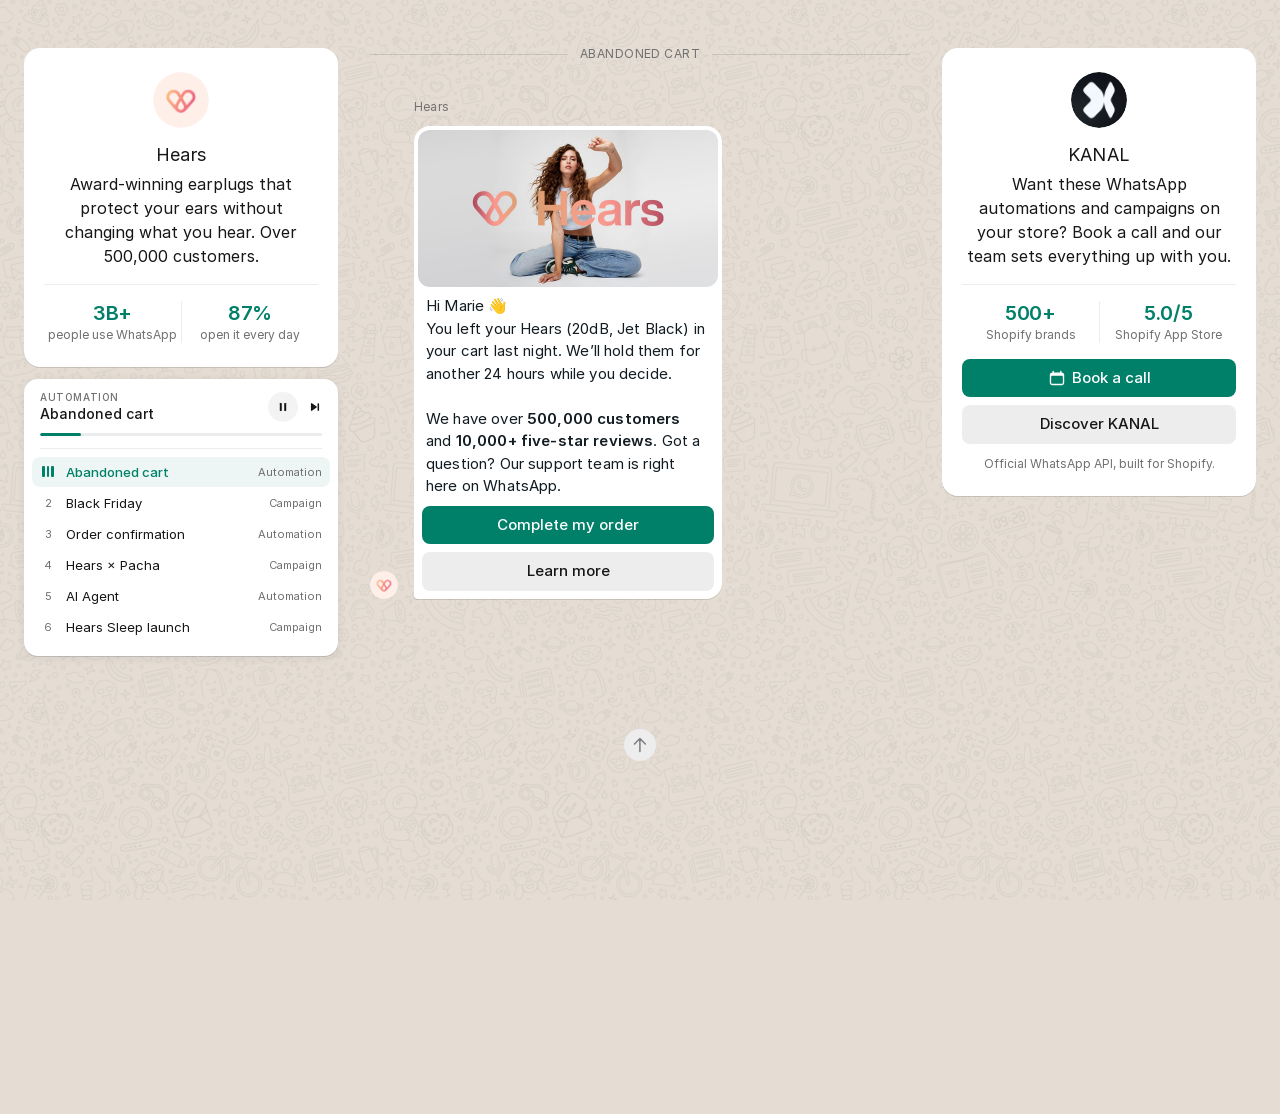
<file: index.html>
<!DOCTYPE html>
<html lang="en">
<head>
<meta charset="utf-8">
<meta name="viewport" content="width=device-width, initial-scale=1">
<meta name="robots" content="noindex, nofollow">
<title>KANAL · Hears · WhatsApp automation demo</title>
<meta name="description" content="KANAL WhatsApp automation demo for Hears: abandoned cart, order confirmation and AI agent automations, plus Black Friday, Hears × Pacha and Hears Sleep launch campaigns.">
<link rel="icon" href="assets/favicon-kanal.svg" type="image/svg+xml">
<link rel="stylesheet" href="assets/style.css">
</head>
<body>


<div class="page">

  <!-- ============ Colonne de gauche (écran large) : profil + lecteur.
       Sous 1280 px, les colonnes s'effacent (display: contents) et tout
       s'empile comme avant. ============ -->
  <div class="rail rail--left">

  <!-- ============ Profile ============ -->
  <section class="profile">
    <div class="avatar avatar--56"><img src="assets/avatar-hears.png" alt="Hears"></div>

    <div class="profile__meta">
      <div class="profile__names">
        <h1 class="profile__title">Hears</h1>
      </div>

      <p class="profile__bio">Award-winning earplugs that protect your ears without changing what you hear. Over 500,000 customers.</p>
    </div>

    <!-- WhatsApp en chiffres : pourquoi ce canal (lu, et tous les jours) -->
    <div class="profile__stats" role="group" aria-label="WhatsApp in numbers">
      <div class="stat">
        <p class="stat__value">3B+</p>
        <p class="stat__label">people use WhatsApp</p>
      </div>
      <div class="stat">
        <p class="stat__value">87%</p>
        <p class="stat__label">open it every day</p>
      </div>
    </div>
  </section>

  <!-- ============ Demo player (YouTube-style), stuck to the top while the
       conversation scrolls: current demo on the left, play/pause and next on
       the right, progress of the current demo underneath (back to zero on
       every new demo). app.js fills the title and the bar. ============ -->
  <section class="player" id="player" aria-label="Demo player">
    <div class="player__row">
      <div class="player__info" aria-live="polite">
        <p class="player__group" id="player-group">Automation</p>
        <p class="player__title" id="player-title">Abandoned cart</p>
      </div>
      <div class="player__controls">
        <button class="player__btn player__btn--main" id="player-toggle" type="button" aria-label="Pause">
          <svg class="icon-pause" viewBox="0 0 24 24" aria-hidden="true"><rect x="6.5" y="5" width="3.4" height="14" rx="1.2"></rect><rect x="14.1" y="5" width="3.4" height="14" rx="1.2"></rect></svg>
          <svg class="icon-play" viewBox="0 0 24 24" aria-hidden="true"><path d="M8 5.9v12.2a1.1 1.1 0 0 0 1.7.93l9.6-6.1a1.1 1.1 0 0 0 0-1.86L9.7 4.97A1.1 1.1 0 0 0 8 5.9Z"></path></svg>
        </button>
        <button class="player__btn" id="player-next" type="button" aria-label="Next demo">
          <svg viewBox="0 0 24 24" aria-hidden="true"><path d="M5 6.4v11.2a1.1 1.1 0 0 0 1.73.9l8-5.6a1.1 1.1 0 0 0 0-1.8l-8-5.6A1.1 1.1 0 0 0 5 6.4Z"></path><rect x="16.4" y="5.5" width="2.6" height="13" rx="1.1"></rect></svg>
        </button>
      </div>
    </div>
    <div class="player__bar" id="player-bar" aria-hidden="true">
      <span class="player__fill" id="player-fill"></span>
    </div>

    <!-- every demo in play order: done, playing, up next; click to jump (built by app.js) -->
    <ol class="playlist" id="playlist" aria-label="All demos"></ol>
  </section>

  </div>

  <!-- ============ Colonne centrale : la conversation, même largeur ============ -->
  <div class="stage">

  <!-- ============ Trigger event (label set by app.js) ============ -->
  <div class="datebar">
    <span class="datebar__line"></span>
    <p class="datebar__label" id="trigger-label">Abandoned cart</p>
    <span class="datebar__line"></span>
  </div>

  <!-- ============ Chat ============ -->
  <main class="chat" id="chat"></main>

  </div>

  <!-- ============ Colonne de droite : contacter KANAL (après la conversation sur mobile) ============ -->
  <div class="rail rail--right">
    <section class="profile contact" aria-labelledby="contact-title">
      <div class="avatar avatar--56"><img src="assets/avatar-kanal.png" alt="KANAL"></div>

      <div class="profile__meta">
        <div class="profile__names">
          <h2 class="profile__title" id="contact-title">KANAL</h2>
        </div>

        <p class="profile__bio">Want these WhatsApp automations and campaigns on your store? Book a call and our team sets everything up with you.</p>
      </div>

      <div class="profile__stats" role="group" aria-label="KANAL in numbers">
        <div class="stat">
          <p class="stat__value">500+</p>
          <p class="stat__label">Shopify brands</p>
        </div>
        <div class="stat">
          <p class="stat__value">5.0/5</p>
          <p class="stat__label">Shopify App Store</p>
        </div>
      </div>

      <div class="contact__actions">
        <a class="btn" href="https://cal.com/team/kanal/demo" target="_blank" rel="noopener">
          <svg aria-hidden="true"><use href="#ico-calendar"></use></svg>
          Book a call
        </a>
        <a class="btn btn--ghost" href="https://getkanal.com" target="_blank" rel="noopener">Discover KANAL</a>
      </div>
      <p class="profile__note">Official WhatsApp API, built for Shopify.</p>
    </section>
  </div>

  <!-- ============ Back to top ============ -->
  <div class="pagefoot">
    <button class="totop" id="totop" aria-label="Back to top">
      <svg viewBox="0 0 20 20" width="20" height="20" aria-hidden="true"><path d="M 4.5 8.917 L 9.917 3.5 M 9.917 3.5 L 15.333 8.917 M 9.917 3.5 L 9.917 16.5" fill="transparent" stroke-width="1.5" stroke="#7e7e7e" stroke-linecap="round" stroke-linejoin="round"></path></svg>
    </button>

  </div>

</div>

<!-- hover preview card for brand mentions -->
<div class="preview" id="preview" aria-hidden="true">
  <div class="preview__inner"><video id="preview-video" loop muted playsinline preload="auto"></video></div>
</div>

<!-- ============ SVG icon defs ============ -->
<svg style="display:none" aria-hidden="true">
  <symbol id="ico-calendar" viewBox="0 0 20 20"><path d="M 5.75 2 C 5.949 2 6.14 2.079 6.28 2.22 C 6.421 2.36 6.5 2.551 6.5 2.75 L 6.5 4 L 13.5 4 L 13.5 2.75 C 13.5 2.551 13.579 2.36 13.72 2.22 C 13.86 2.079 14.051 2 14.25 2 C 14.449 2 14.64 2.079 14.78 2.22 C 14.921 2.36 15 2.551 15 2.75 L 15 4 L 15.25 4 C 15.979 4 16.679 4.29 17.195 4.805 C 17.71 5.321 18 6.021 18 6.75 L 18 15.25 C 18 15.979 17.71 16.679 17.195 17.195 C 16.679 17.71 15.979 18 15.25 18 L 4.75 18 C 4.021 18 3.321 17.71 2.805 17.195 C 2.29 16.679 2 15.979 2 15.25 L 2 6.75 C 2 6.021 2.29 5.321 2.805 4.805 C 3.321 4.29 4.021 4 4.75 4 L 5 4 L 5 2.75 C 5 2.551 5.079 2.36 5.22 2.22 C 5.36 2.079 5.551 2 5.75 2 Z M 4.75 7.5 C 4.06 7.5 3.5 8.06 3.5 8.75 L 3.5 15.25 C 3.5 15.94 4.06 16.5 4.75 16.5 L 15.25 16.5 C 15.94 16.5 16.5 15.94 16.5 15.25 L 16.5 8.75 C 16.5 8.06 15.94 7.5 15.25 7.5 Z" fill="currentColor"></path></symbol>
  <symbol id="ico-restart" viewBox="0 0 20 20"><path d="M 15.312 11.425 C 15.062 12.357 14.571 13.207 13.888 13.89 C 13.206 14.573 12.356 15.064 11.423 15.313 C 10.491 15.563 9.509 15.563 8.576 15.314 C 7.644 15.064 6.794 14.573 6.111 13.891 L 5.799 13.58 L 8.232 13.58 C 8.431 13.58 8.621 13.501 8.762 13.36 C 8.903 13.219 8.982 13.029 8.982 12.83 C 8.982 12.631 8.903 12.44 8.762 12.299 C 8.621 12.159 8.431 12.08 8.232 12.08 L 3.989 12.08 C 3.79 12.08 3.599 12.159 3.458 12.299 C 3.318 12.44 3.239 12.631 3.239 12.83 L 3.239 17.072 C 3.239 17.271 3.318 17.461 3.458 17.602 C 3.599 17.743 3.79 17.822 3.989 17.822 C 4.188 17.822 4.378 17.743 4.519 17.602 C 4.66 17.461 4.739 17.271 4.739 17.072 L 4.739 14.642 L 5.049 14.952 C 5.918 15.821 7 16.446 8.187 16.764 C 9.374 17.082 10.624 17.082 11.811 16.764 C 12.998 16.446 14.08 15.821 14.949 14.952 C 15.818 14.083 16.443 13.001 16.761 11.814 C 16.813 11.621 16.786 11.417 16.687 11.244 C 16.587 11.072 16.423 10.946 16.231 10.894 C 16.039 10.842 15.834 10.869 15.662 10.968 C 15.489 11.068 15.364 11.232 15.312 11.425 Z M 16.542 7.702 C 16.682 7.561 16.761 7.37 16.761 7.172 L 16.761 2.93 C 16.761 2.731 16.682 2.54 16.541 2.399 C 16.401 2.259 16.21 2.18 16.011 2.18 C 15.812 2.18 15.621 2.259 15.48 2.399 C 15.34 2.54 15.261 2.731 15.261 2.93 L 15.261 5.361 L 14.951 5.051 C 14.082 4.182 13 3.557 11.813 3.238 C 10.626 2.92 9.376 2.92 8.189 3.238 C 7.002 3.556 5.919 4.181 5.051 5.05 C 4.182 5.919 3.557 7.002 3.239 8.189 C 3.21 8.285 3.201 8.386 3.211 8.486 C 3.222 8.585 3.253 8.682 3.302 8.77 C 3.351 8.857 3.417 8.934 3.496 8.996 C 3.575 9.058 3.666 9.103 3.762 9.129 C 3.859 9.155 3.961 9.161 4.06 9.148 C 4.159 9.134 4.255 9.1 4.341 9.049 C 4.427 8.997 4.502 8.929 4.562 8.848 C 4.621 8.767 4.664 8.675 4.687 8.578 C 4.936 7.645 5.427 6.794 6.11 6.111 C 6.793 5.428 7.643 4.937 8.576 4.687 C 9.509 4.437 10.491 4.437 11.424 4.686 C 12.357 4.936 13.207 5.428 13.89 6.111 L 14.201 6.421 L 11.769 6.421 C 11.57 6.421 11.379 6.5 11.238 6.64 C 11.098 6.781 11.019 6.972 11.019 7.171 C 11.019 7.37 11.098 7.56 11.238 7.701 C 11.379 7.842 11.57 7.921 11.769 7.921 L 16.012 7.921 C 16.21 7.921 16.401 7.842 16.542 7.702 Z" fill="currentColor"></path></symbol>
</svg>

<script src="assets/app.js"></script>
</body>
</html>
</file>
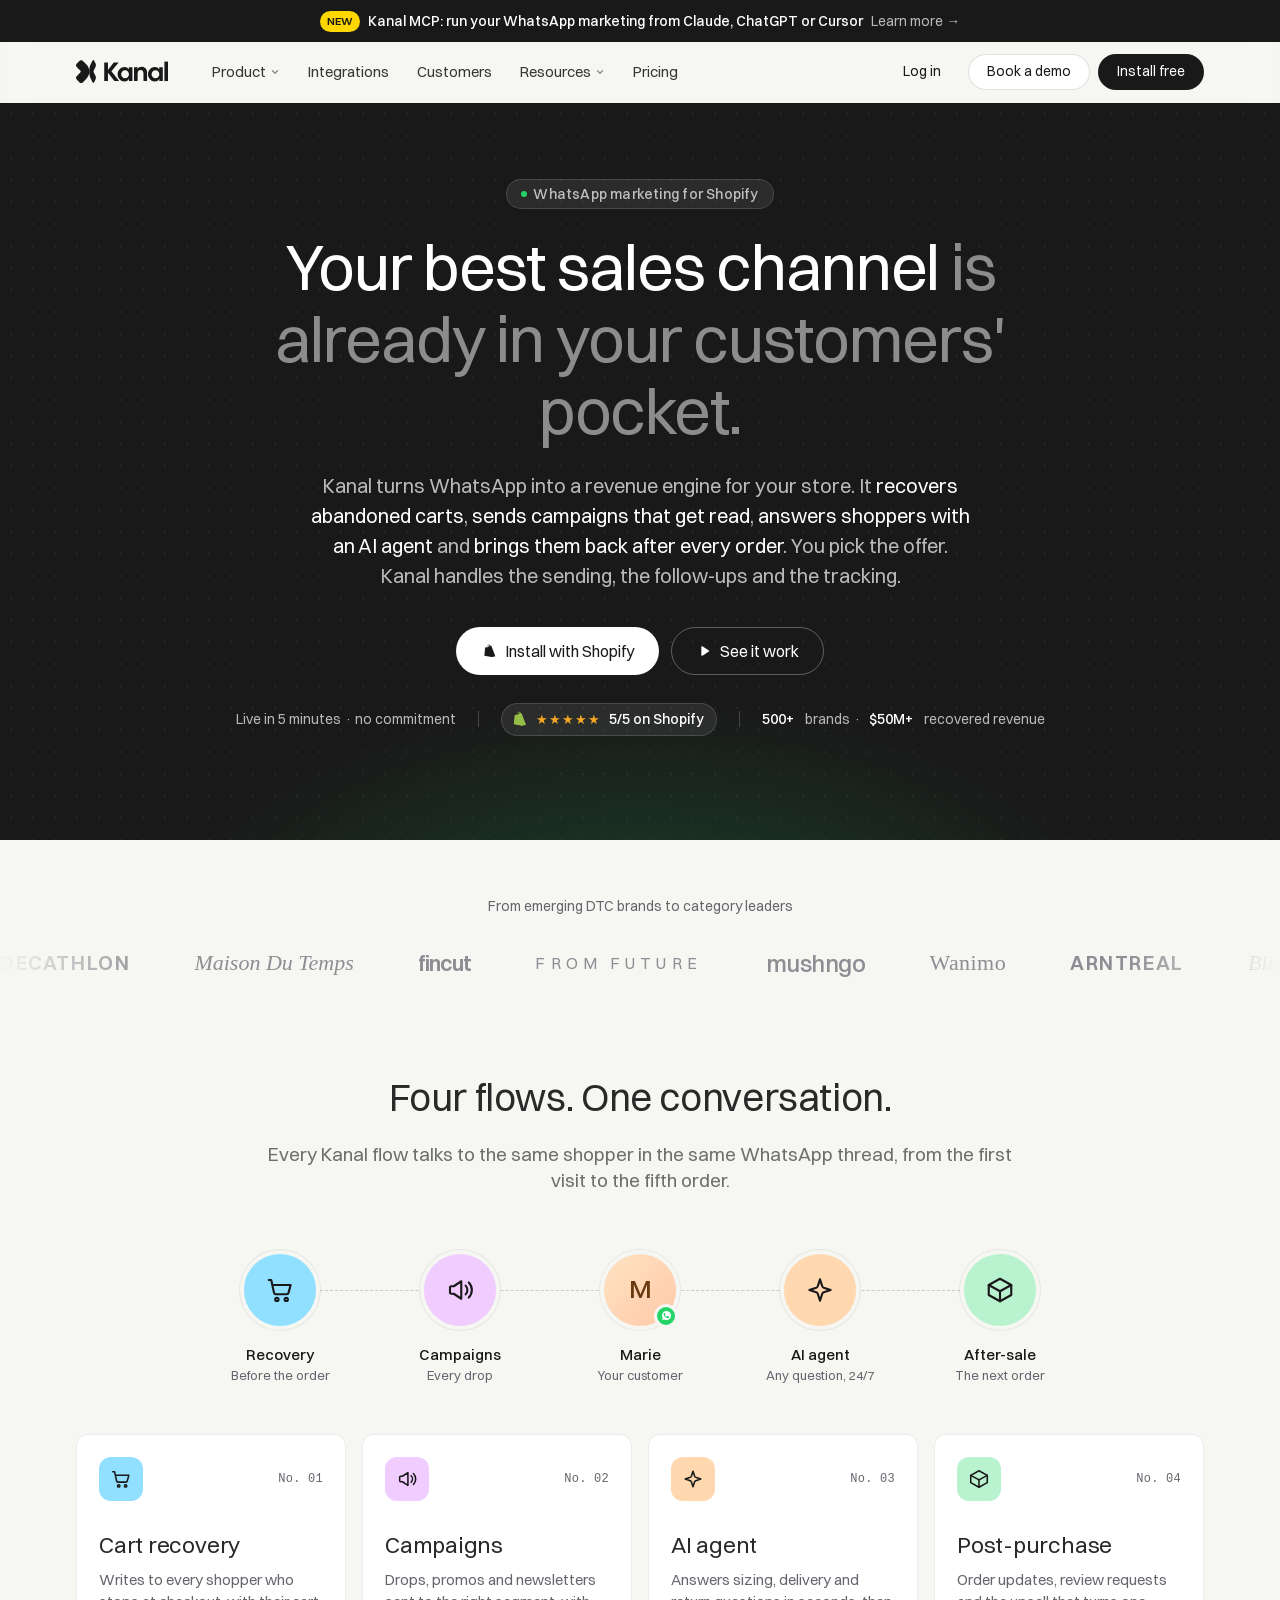
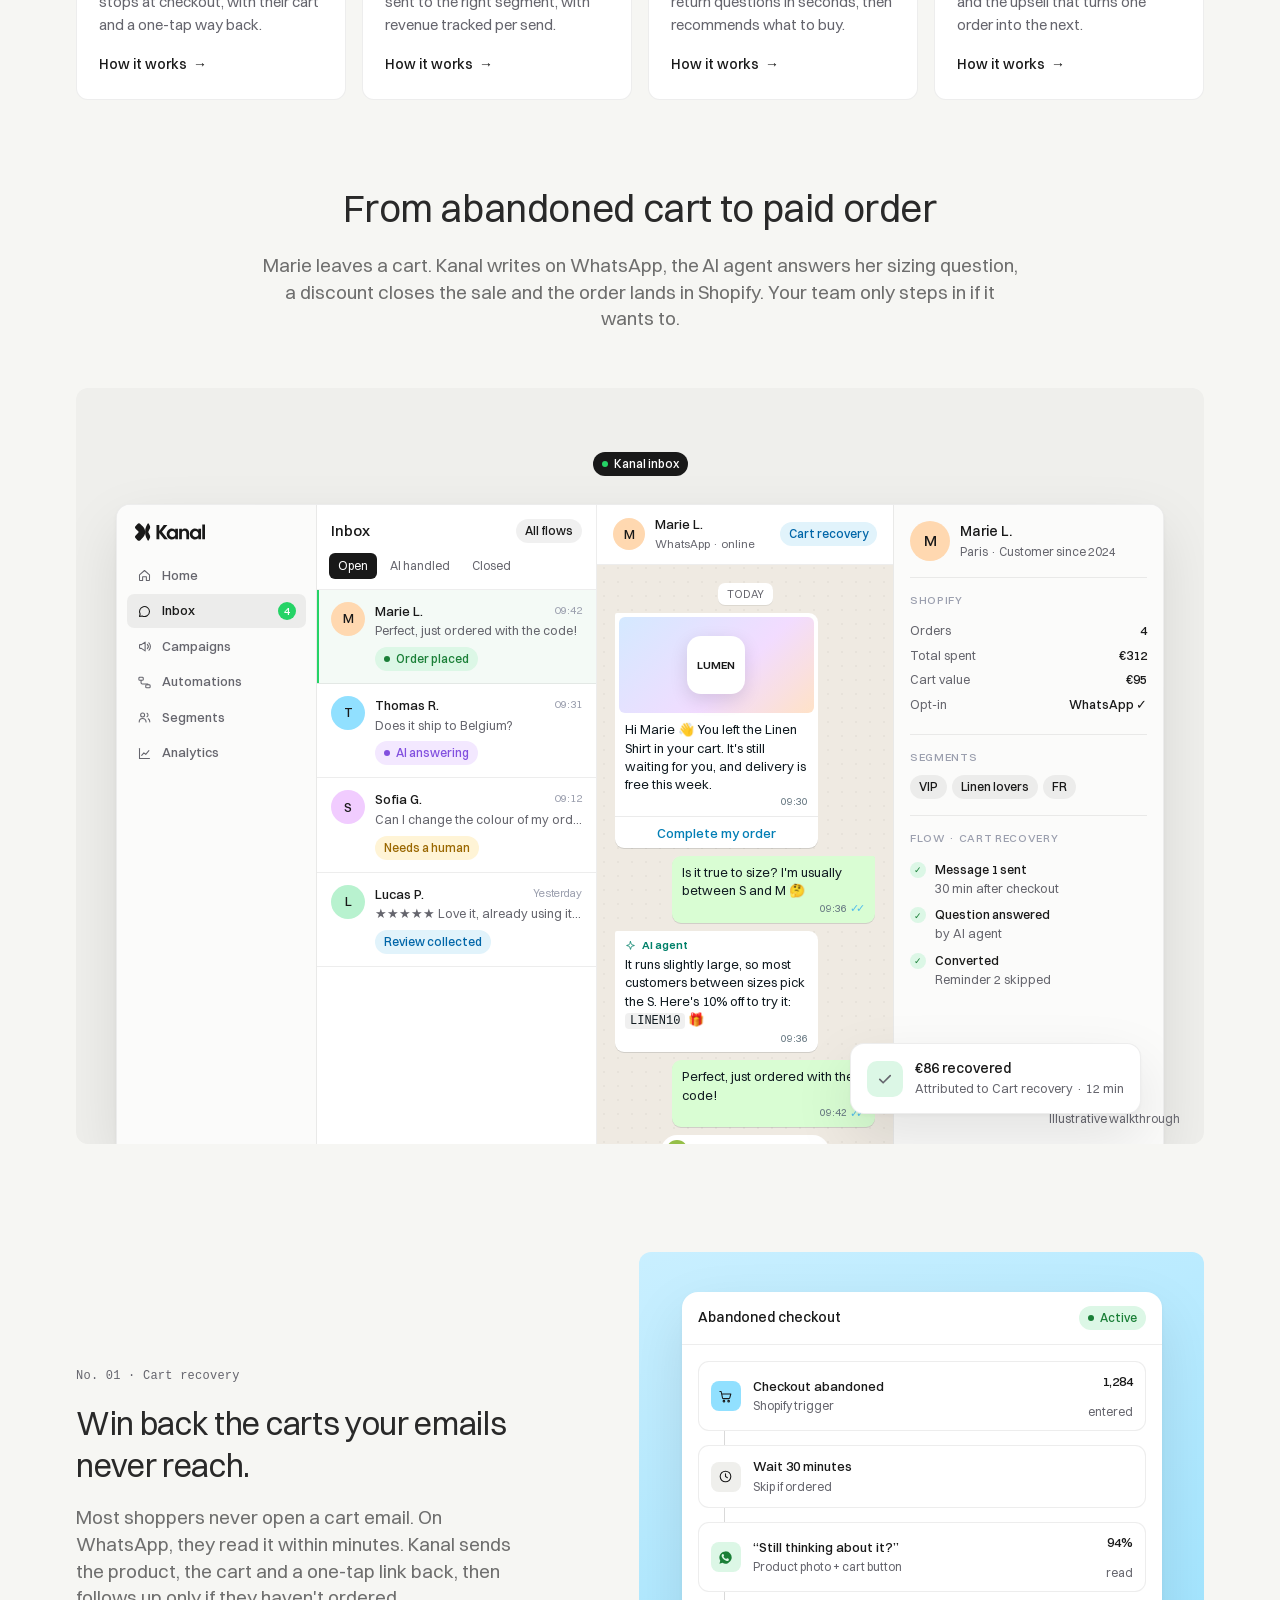
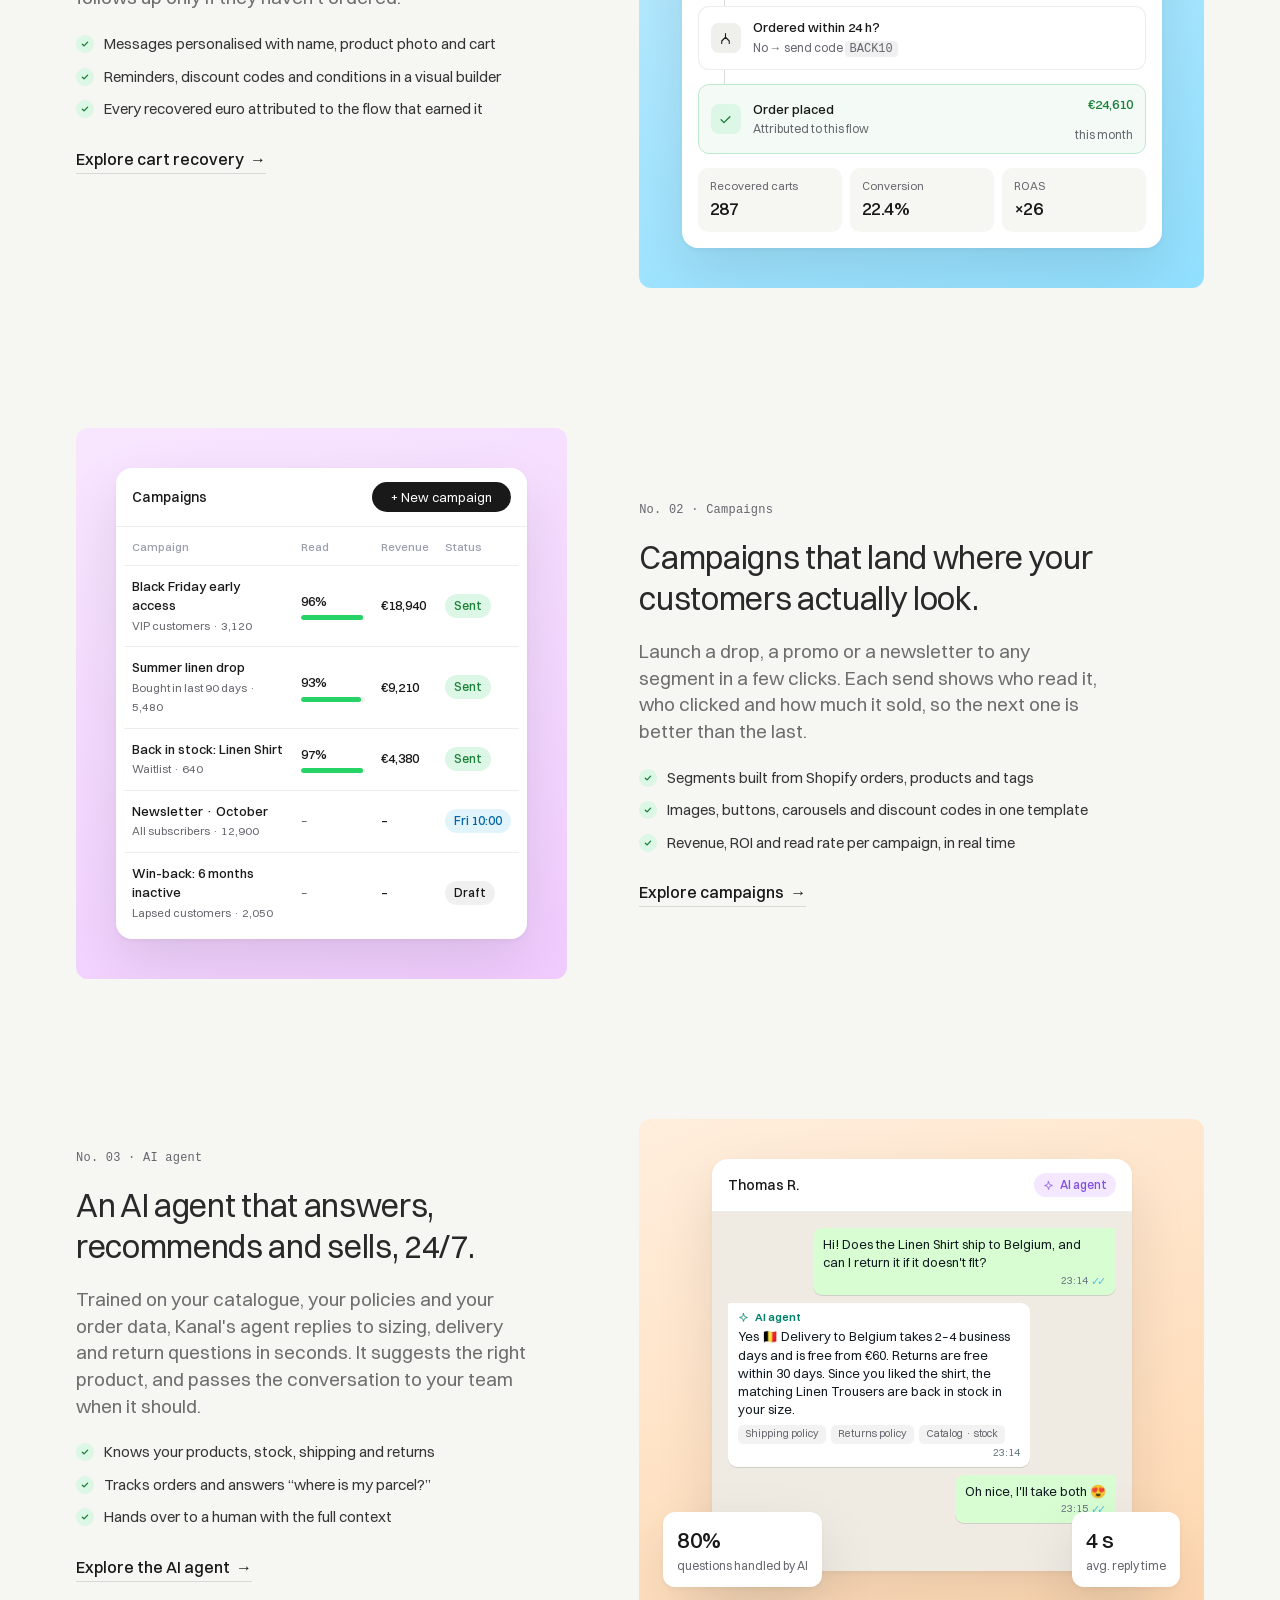
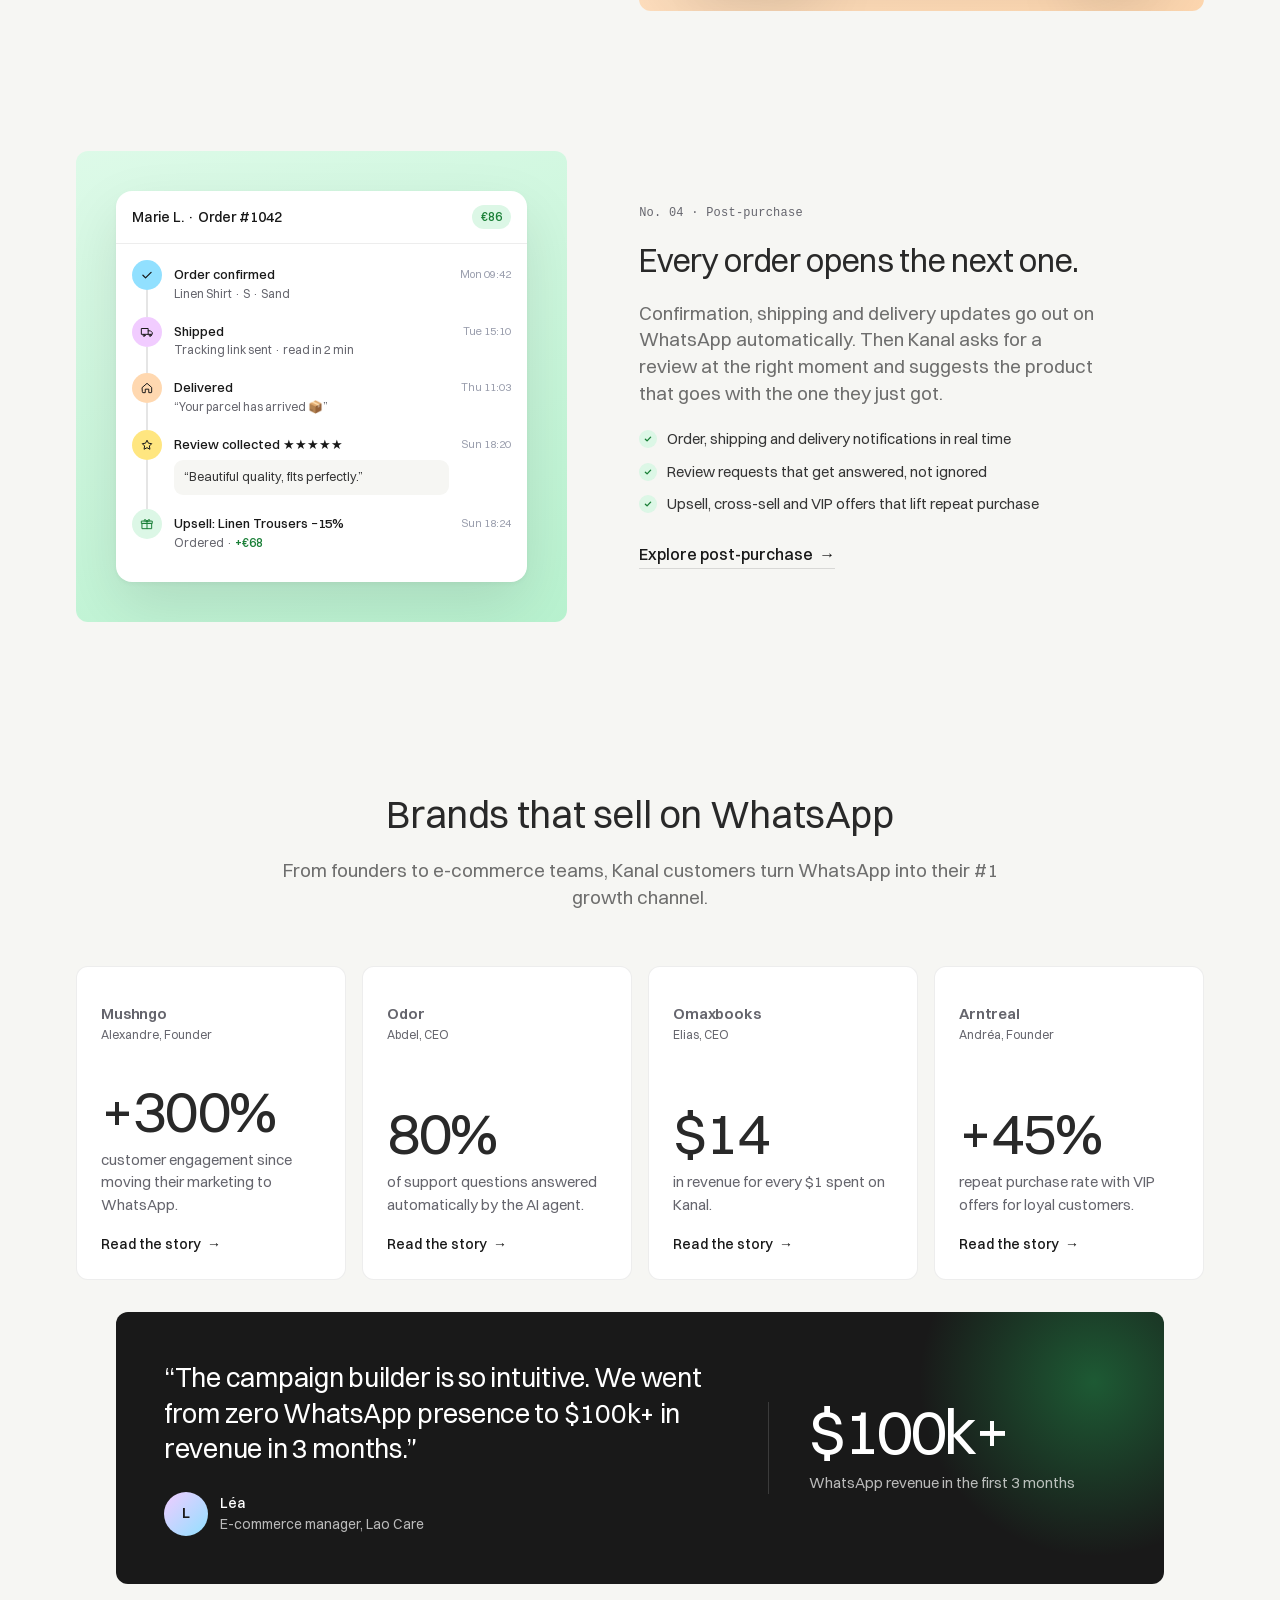
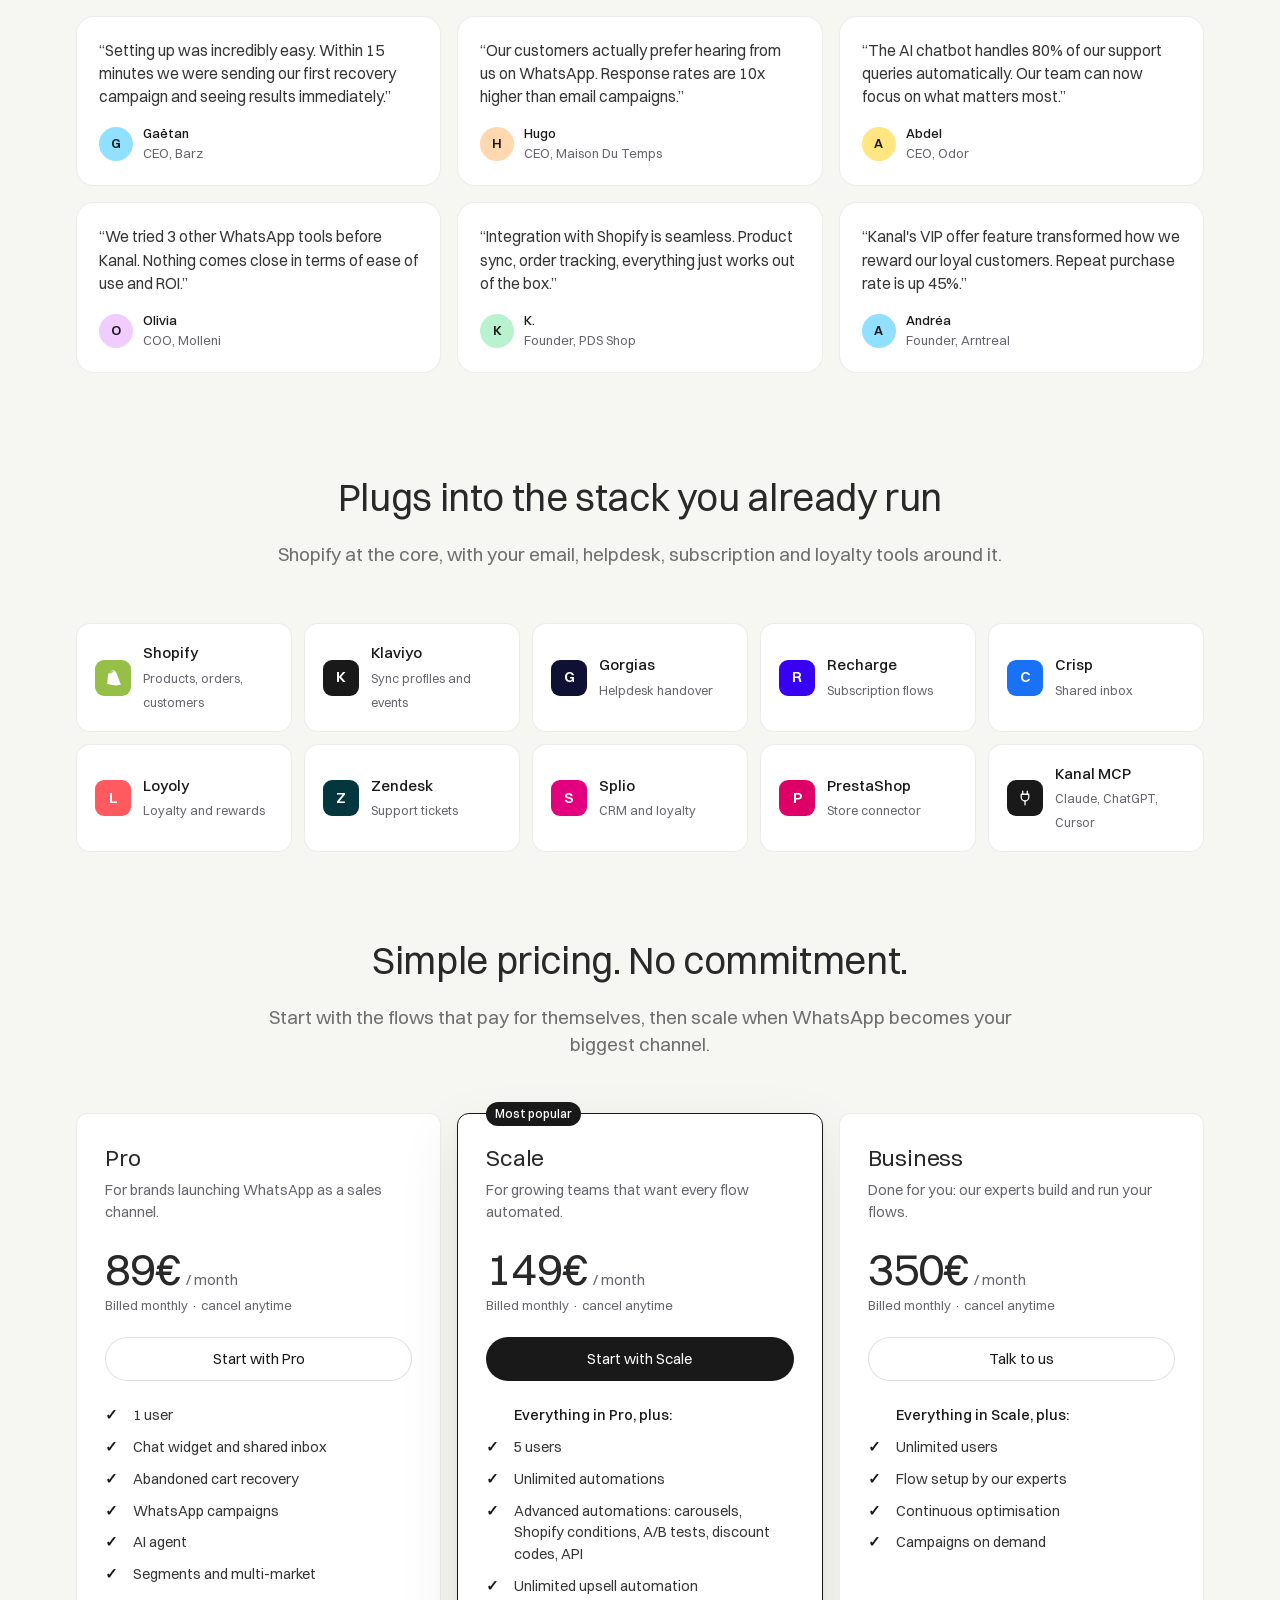
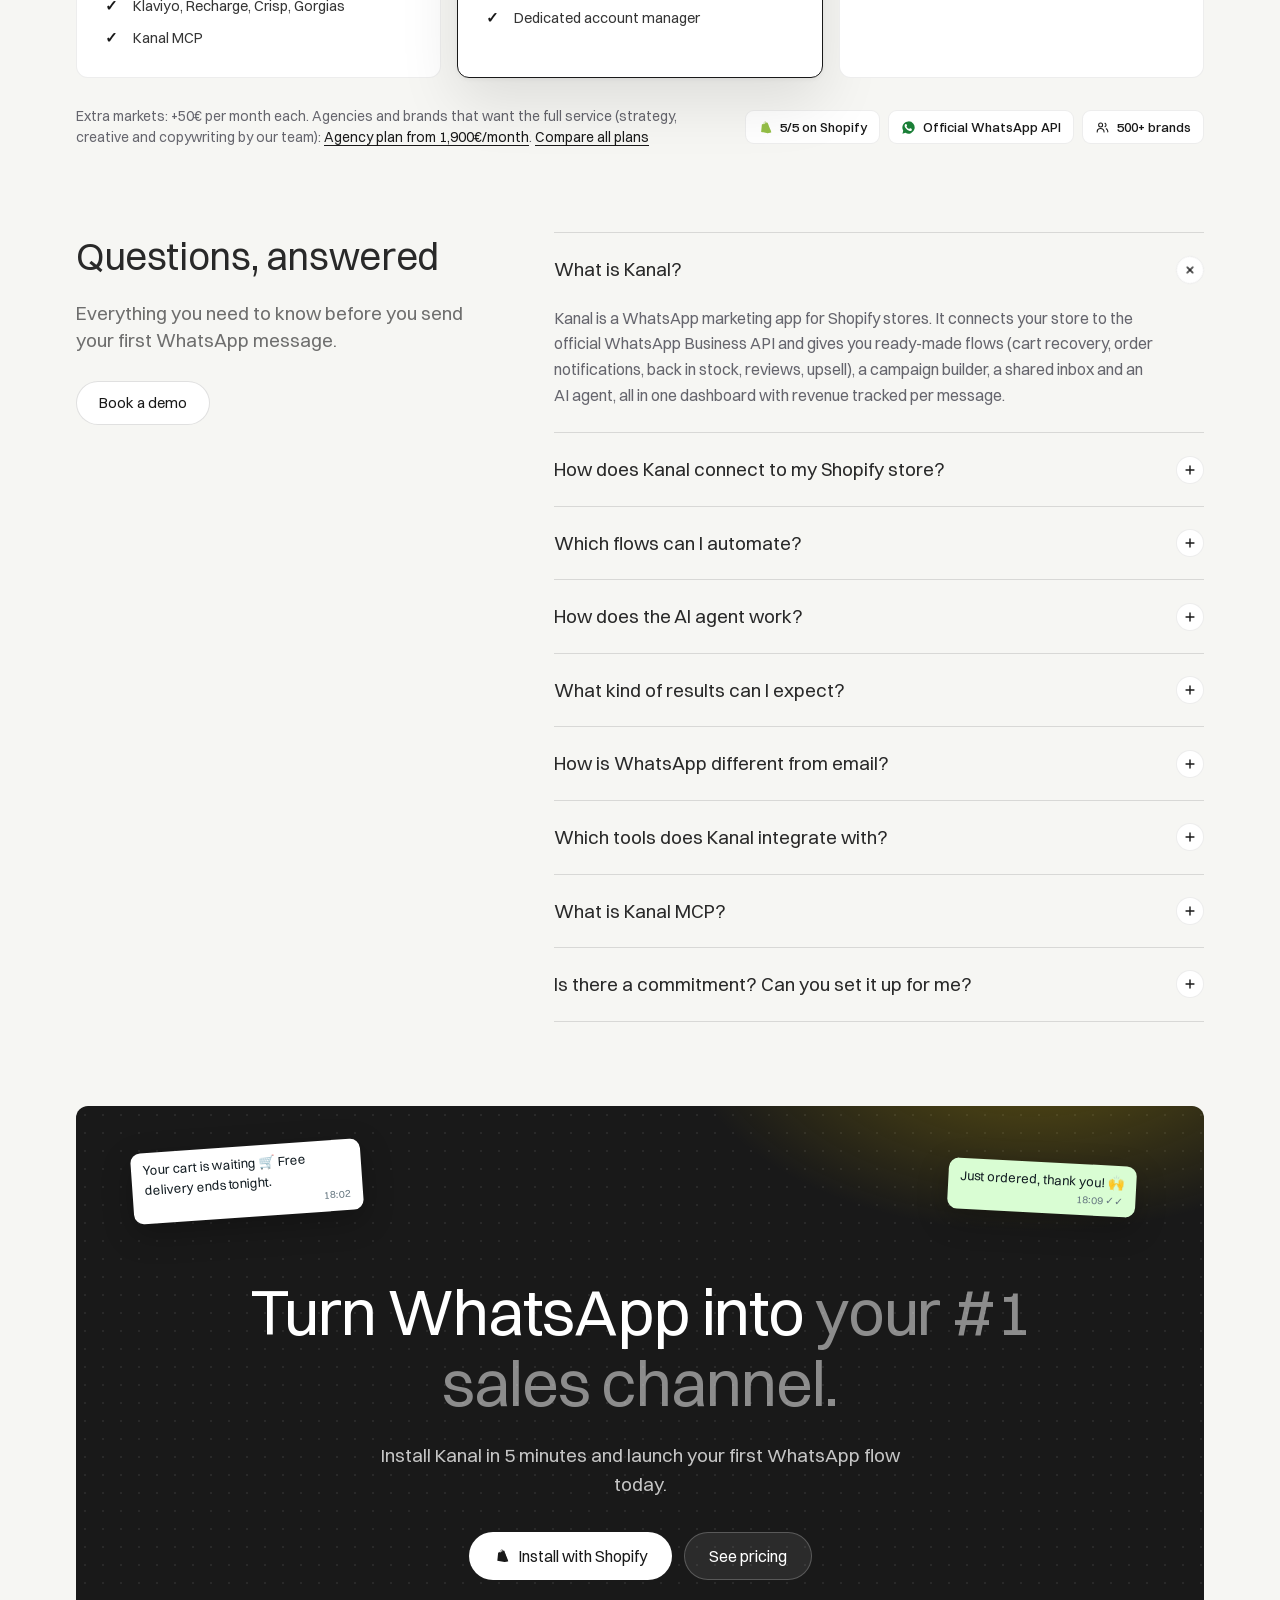
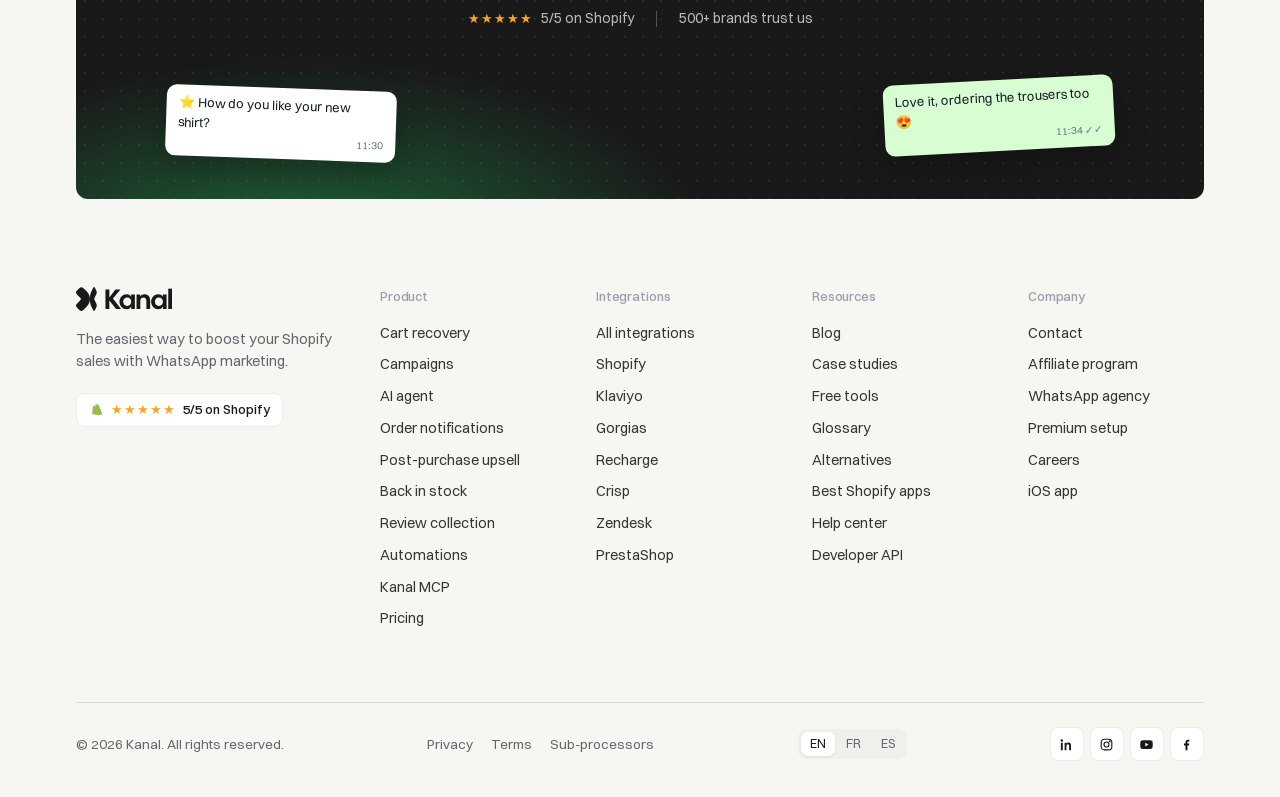
<file: landing/index.html>
<!DOCTYPE html>
<html lang="en">
<head>
<meta charset="utf-8">
<meta name="viewport" content="width=device-width, initial-scale=1">
<meta name="robots" content="noindex, nofollow">
<title>Kanal · WhatsApp marketing for Shopify</title>
<meta name="description" content="Kanal turns WhatsApp into your #1 Shopify sales channel: cart recovery, campaigns, a 24/7 AI agent and post-purchase flows.">
<link rel="icon" href="../assets/favicon-kanal.svg" type="image/svg+xml">
<link rel="preload" href="fonts/Switzer-400.woff2" as="font" type="font/woff2" crossorigin>
<link rel="stylesheet" href="landing.css">
</head>
<body>

<!-- Icônes réutilisées dans toute la page -->
<svg width="0" height="0" style="position:absolute" aria-hidden="true">
  <symbol id="logo" viewBox="0 0 96 24"><path fill-rule="evenodd" clip-rule="evenodd" d="M10.8489 19.5168L8.57724 21.7999C7.18839 23.1957 6.49477 23.8928 5.64432 23.9854C5.46971 24.0049 5.29509 24.0049 5.12047 23.9854C4.27164 23.8928 3.57641 23.1957 2.18918 21.7999C0.800328 20.404 0.10671 19.707 0.0145514 18.8539C-0.00485046 18.6784 -0.00485046 18.5029 0.0145514 18.3274C0.10671 17.4743 0.800328 16.7756 2.18918 15.3814L4.46081 13.0984C5.02993 12.5264 5.02993 11.5986 4.46081 11.0282L2.18918 8.74522C0.800328 7.34941 0.10671 6.65232 0.0145514 5.79923C-0.00485046 5.62374 -0.00485046 5.44825 0.0145514 5.27276C0.10671 4.41967 0.800328 3.72096 2.18918 2.32515C3.57803 0.929337 4.27164 0.232245 5.12047 0.139624C5.29509 0.120125 5.46971 0.120125 5.64432 0.139624C6.49315 0.232245 7.18839 0.929337 8.57724 2.32515L10.8489 4.60816C14.9459 8.72572 14.9459 15.4009 10.8489 19.5185V19.5168Z" fill="currentColor"/><path fill-rule="evenodd" clip-rule="evenodd" d="M15.3337 19.3918L16.4695 21.6749C17.164 23.0707 17.5108 23.7678 17.936 23.8604C18.0233 23.8799 18.1106 23.8799 18.1979 23.8604C18.6223 23.7678 18.9699 23.0707 19.6636 21.6749C20.358 20.279 20.7048 19.582 20.7509 18.7289C20.7606 18.5534 20.7606 18.3779 20.7509 18.2024C20.7048 17.3493 20.358 16.6506 19.6636 15.2564L18.5278 12.9734C18.2432 12.4014 18.2432 11.4736 18.5278 10.9032L19.6636 8.62022C20.358 7.22441 20.7048 6.52732 20.7509 5.67423C20.7606 5.49874 20.7606 5.32325 20.7509 5.14776C20.7048 4.29467 20.358 3.59596 19.6636 2.20015C18.9691 0.804337 18.6223 0.107245 18.1979 0.0146243C18.1106 -0.00487477 18.0233 -0.00487477 17.936 0.0146243C17.5116 0.107245 17.164 0.804337 16.4695 2.20015L15.3337 4.48316C13.2852 8.60072 13.2852 15.2759 15.3337 19.3935V19.3918Z" fill="currentColor"/><path d="M40.0654 21.9814L33.3463 13.3782V21.9814H29.4592V2.49188H33.3463V10.5383L39.3991 2.49188H44.4801L36.9558 11.6241L45.0354 21.9814H40.0654Z" fill="currentColor"/><path d="M50.5804 22.3434C46.61 22.3434 43.4448 18.9745 43.4448 14.7981C43.4448 10.6218 46.61 7.19722 50.5804 7.19722C53.0793 7.19722 54.3842 8.22738 55.1616 9.78654V7.50348H58.8822V21.9814H55.2449V19.6148C54.4675 21.2575 53.1626 22.3434 50.5804 22.3434ZM47.1931 14.7703C47.1931 16.9698 48.8034 18.9466 51.1912 18.9466C53.6623 18.9466 55.2449 17.0534 55.2449 14.7981C55.2449 12.5429 53.6623 10.594 51.1912 10.594C48.8034 10.594 47.1931 12.5151 47.1931 14.7703Z" fill="currentColor"/><path d="M60.5539 21.9814V7.50348H64.2467V9.61949C64.9963 8.00464 66.4401 7.16937 68.6613 7.16937C71.771 7.16937 74.1588 9.48028 74.1588 13.1276V21.9814H70.4105V14.0464C70.4105 11.5406 69.1611 10.4548 67.3008 10.4548C65.7182 10.4548 64.3022 11.5406 64.3022 14.0464V21.9814H60.5539Z" fill="currentColor"/><path d="M82.2782 22.3434C78.3078 22.3434 75.1425 18.9745 75.1425 14.7981C75.1425 10.6218 78.3078 7.19722 82.2782 7.19722C84.777 7.19722 86.082 8.22738 86.8594 9.78654V7.50348H90.5799V21.9814H86.9427V19.6148C86.1653 21.2575 84.8603 22.3434 82.2782 22.3434ZM78.8908 14.7703C78.8908 16.9698 80.5012 18.9466 82.889 18.9466C85.3601 18.9466 86.9427 17.0534 86.9427 14.7981C86.9427 12.5429 85.3601 10.594 82.889 10.594C80.5012 10.594 78.8908 12.5151 78.8908 14.7703Z" fill="currentColor"/><path d="M92.2517 21.9814V1.65661H96V21.9814H92.2517Z" fill="currentColor"/></symbol>
  <symbol id="i-cart" viewBox="0 0 24 24" fill="none" stroke="currentColor" stroke-width="1.7" stroke-linecap="round" stroke-linejoin="round"><path d="M3 4h2l2.2 10.2a1.5 1.5 0 0 0 1.5 1.2h8.6a1.5 1.5 0 0 0 1.5-1.1L20.5 8H6.2"/><circle cx="9.5" cy="19.5" r="1.3"/><circle cx="17" cy="19.5" r="1.3"/></symbol>
  <symbol id="i-megaphone" viewBox="0 0 24 24" fill="none" stroke="currentColor" stroke-width="1.7" stroke-linecap="round" stroke-linejoin="round"><path d="M4 10v4a1 1 0 0 0 1 1h2l6 4V5L7 9H5a1 1 0 0 0-1 1Z"/><path d="M16.5 8.5a5 5 0 0 1 0 7"/><path d="M19 6a8.5 8.5 0 0 1 0 12"/></symbol>
  <symbol id="i-spark" viewBox="0 0 24 24" fill="none" stroke="currentColor" stroke-width="1.7" stroke-linecap="round" stroke-linejoin="round"><path d="M12 3.5 13.8 9a2 2 0 0 0 1.2 1.2l5.5 1.8-5.5 1.8a2 2 0 0 0-1.2 1.2L12 20.5 10.2 15A2 2 0 0 0 9 13.8L3.5 12 9 10.2A2 2 0 0 0 10.2 9Z"/></symbol>
  <symbol id="i-box" viewBox="0 0 24 24" fill="none" stroke="currentColor" stroke-width="1.7" stroke-linecap="round" stroke-linejoin="round"><path d="M21 8 12 3 3 8v8l9 5 9-5Z"/><path d="m3 8 9 5 9-5"/><path d="M12 13v8"/></symbol>
  <symbol id="i-truck" viewBox="0 0 24 24" fill="none" stroke="currentColor" stroke-width="1.7" stroke-linecap="round" stroke-linejoin="round"><path d="M3 6h11v10H3z"/><path d="M14 10h4l3 3v3h-7"/><circle cx="7" cy="18" r="1.6"/><circle cx="17.5" cy="18" r="1.6"/></symbol>
  <symbol id="i-home" viewBox="0 0 24 24" fill="none" stroke="currentColor" stroke-width="1.7" stroke-linecap="round" stroke-linejoin="round"><path d="M4 11 12 4l8 7v8a1 1 0 0 1-1 1h-4v-6H9v6H5a1 1 0 0 1-1-1Z"/></symbol>
  <symbol id="i-star" viewBox="0 0 24 24" fill="none" stroke="currentColor" stroke-width="1.7" stroke-linejoin="round"><path d="m12 3.8 2.5 5.1 5.6.8-4 4 .9 5.6-5-2.7-5 2.7.9-5.6-4-4 5.6-.8Z"/></symbol>
  <symbol id="i-gift" viewBox="0 0 24 24" fill="none" stroke="currentColor" stroke-width="1.7" stroke-linecap="round" stroke-linejoin="round"><path d="M4 11h16v9H4z"/><path d="M3 7h18v4H3z"/><path d="M12 7v13"/><path d="M12 7c-1.5-3-5-3.5-5-1.2C7 7 9 7 12 7Zm0 0c1.5-3 5-3.5 5-1.2C17 7 15 7 12 7Z"/></symbol>
  <symbol id="i-chat" viewBox="0 0 24 24" fill="none" stroke="currentColor" stroke-width="1.7" stroke-linecap="round" stroke-linejoin="round"><path d="M20 12a8 8 0 0 1-11.7 7.1L4 20l1-4A8 8 0 1 1 20 12Z"/></symbol>
  <symbol id="i-flow" viewBox="0 0 24 24" fill="none" stroke="currentColor" stroke-width="1.7" stroke-linecap="round" stroke-linejoin="round"><rect x="3" y="3.5" width="7" height="5" rx="1.5"/><rect x="14" y="15.5" width="7" height="5" rx="1.5"/><path d="M6.5 8.5v4a2 2 0 0 0 2 2h9v1"/></symbol>
  <symbol id="i-users" viewBox="0 0 24 24" fill="none" stroke="currentColor" stroke-width="1.7" stroke-linecap="round" stroke-linejoin="round"><circle cx="9" cy="8" r="3.2"/><path d="M3.5 19a5.5 5.5 0 0 1 11 0"/><path d="M16 5.2a3.2 3.2 0 0 1 0 5.6M18 14a5.5 5.5 0 0 1 2.5 5"/></symbol>
  <symbol id="i-chart" viewBox="0 0 24 24" fill="none" stroke="currentColor" stroke-width="1.7" stroke-linecap="round" stroke-linejoin="round"><path d="M4 20V4"/><path d="M4 20h16"/><path d="m7.5 15 3.5-4 3 2.5 5-6"/></symbol>
  <symbol id="i-clock" viewBox="0 0 24 24" fill="none" stroke="currentColor" stroke-width="1.7" stroke-linecap="round"><circle cx="12" cy="12" r="8.5"/><path d="M12 7.5V12l3 2"/></symbol>
  <symbol id="i-tag" viewBox="0 0 24 24" fill="none" stroke="currentColor" stroke-width="1.7" stroke-linecap="round" stroke-linejoin="round"><path d="M3.5 12.6V4.5a1 1 0 0 1 1-1h8.1a1 1 0 0 1 .7.3l7.3 7.3a1 1 0 0 1 0 1.4l-8.1 8.1a1 1 0 0 1-1.4 0l-7.3-7.3a1 1 0 0 1-.3-.7Z"/><circle cx="8.5" cy="8.5" r="1.4"/></symbol>
  <symbol id="i-split" viewBox="0 0 24 24" fill="none" stroke="currentColor" stroke-width="1.7" stroke-linecap="round" stroke-linejoin="round"><path d="M12 4v6M12 10l-6 6v4M12 10l6 6v4"/></symbol>
  <symbol id="i-check" viewBox="0 0 24 24" fill="none" stroke="currentColor" stroke-width="2.2" stroke-linecap="round" stroke-linejoin="round"><path d="m5 12.5 4.5 4.5L19 7.5"/></symbol>
  <symbol id="i-bag" viewBox="0 0 24 24" fill="currentColor"><path d="M15.3 4.2c-.1 0-.2 0-.3.1l-.5.2C14.2 3.4 13.6 3 12.9 3h-.1C12.5 2.6 12.2 2.4 11.8 2.4 9.9 2.4 9 4.8 8.7 6l-1.8.6c-.6.2-.6.2-.7.7L5 19.1 15.7 21l5.8-1.3S15.3 4.3 15.3 4.2Zm-3.6 1-1.6.5c.3-1.2.9-2.4 1.6-2.7v2.2Zm.9-.2V4.6c0-.6-.1-1-.2-1.4.6.1 1 .8 1.2 1.5l-1 .3Zm-.6-2.3c.1 0 .2 0 .3.1-.9.4-1.8 1.4-2.2 3.4l-1.4.4c.4-1.4 1.4-3.9 3.3-3.9Z"/><path d="M15.3 4.2s-.2 0-.3.1V21l5.8-1.3S15.3 4.3 15.3 4.2Z" opacity=".6"/></symbol>
  <symbol id="i-wa" viewBox="0 0 24 24" fill="currentColor"><path d="M12 2.2a9.8 9.8 0 0 0-8.4 14.8L2.3 21.8l4.9-1.3A9.8 9.8 0 1 0 12 2.2Zm5.7 13.9c-.2.7-1.4 1.3-2 1.4-.5.1-1.2.1-1.9-.1-.4-.1-1-.3-1.7-.6-3-1.3-4.9-4.3-5.1-4.5-.1-.2-1.2-1.6-1.2-3.1s.8-2.2 1-2.5c.3-.3.6-.4.8-.4h.6c.2 0 .4 0 .6.5l.8 2c.1.2.1.4 0 .5l-.3.5-.4.4c-.1.1-.3.3-.1.6.2.3.8 1.3 1.6 2.1 1.1 1 2 1.3 2.3 1.4.3.1.5.1.6-.1l.9-1.1c.2-.3.4-.2.6-.1l1.9.9c.3.1.5.2.5.3.1.2.1.7-.1 1.3Z"/></symbol>
  <symbol id="i-shield" viewBox="0 0 24 24" fill="none" stroke="currentColor" stroke-width="1.7" stroke-linejoin="round"><path d="M12 3 4.5 6v5.5c0 4.4 3.1 8 7.5 9.5 4.4-1.5 7.5-5.1 7.5-9.5V6Z"/><path d="m9 12 2.2 2.2L15.5 10" stroke-linecap="round"/></symbol>
  <symbol id="i-plug" viewBox="0 0 24 24" fill="none" stroke="currentColor" stroke-width="1.7" stroke-linecap="round" stroke-linejoin="round"><path d="M9 3v4M15 3v4M7 7h10v4a5 5 0 0 1-10 0Z"/><path d="M12 16v5"/></symbol>
  <symbol id="i-arrow" viewBox="0 0 24 24" fill="none" stroke="currentColor" stroke-width="1.8" stroke-linecap="round" stroke-linejoin="round"><path d="M5 12h14M13 6l6 6-6 6"/></symbol>
  <symbol id="i-down" viewBox="0 0 12 12" fill="none" stroke="currentColor" stroke-width="1.6" stroke-linecap="round" stroke-linejoin="round"><path d="m3 4.5 3 3 3-3"/></symbol>
  <symbol id="i-play" viewBox="0 0 24 24" fill="currentColor"><path d="M8 5.9v12.2a1.1 1.1 0 0 0 1.7.9l9.6-6.1a1.1 1.1 0 0 0 0-1.8L9.7 5a1.1 1.1 0 0 0-1.7.9Z"/></symbol>
  <symbol id="i-in" viewBox="0 0 24 24" fill="currentColor"><path d="M4.5 3.5a2 2 0 1 1 0 4 2 2 0 0 1 0-4ZM3 9h3v12H3zM9 9h2.9v1.7c.4-.8 1.4-1.9 3.3-1.9 3.4 0 4 2.2 4 5.1V21h-3v-6.2c0-1.5 0-3.3-2-3.3s-2.3 1.6-2.3 3.2V21H9Z"/></symbol>
  <symbol id="i-ig" viewBox="0 0 24 24" fill="none" stroke="currentColor" stroke-width="1.8"><rect x="3.5" y="3.5" width="17" height="17" rx="5"/><circle cx="12" cy="12" r="4"/><circle cx="17.2" cy="6.8" r=".6" fill="currentColor"/></symbol>
  <symbol id="i-yt" viewBox="0 0 24 24" fill="currentColor"><path d="M21.6 7.2a2.5 2.5 0 0 0-1.8-1.8C18.3 5 12 5 12 5s-6.3 0-7.8.4A2.5 2.5 0 0 0 2.4 7.2 26 26 0 0 0 2 12a26 26 0 0 0 .4 4.8 2.5 2.5 0 0 0 1.8 1.8C5.7 19 12 19 12 19s6.3 0 7.8-.4a2.5 2.5 0 0 0 1.8-1.8A26 26 0 0 0 22 12a26 26 0 0 0-.4-4.8ZM10 15V9l5.2 3Z"/></symbol>
  <symbol id="i-fb" viewBox="0 0 24 24" fill="currentColor"><path d="M13.5 21v-7.5H16l.4-3h-2.9V8.6c0-.9.3-1.5 1.5-1.5h1.6V4.4c-.3 0-1.2-.1-2.3-.1-2.3 0-3.9 1.4-3.9 4v2.2H8v3h2.4V21Z"/></symbol>
</svg>

<!-- ============ Bandeau d'annonce ============ -->
<div class="banner">
  <a href="https://getkanal.com/mcp"><span class="tag">NEW</span><b>Kanal MCP: run your WhatsApp marketing from Claude, ChatGPT or Cursor</b> <u>Learn more →</u></a>
</div>

<!-- ============ Navigation ============ -->
<header class="nav" id="nav">
  <div class="container nav__inner">
    <a class="nav__logo" href="#top" aria-label="Kanal home"><svg><use href="#logo"/></svg></a>

    <nav class="nav__links" aria-label="Main">
      <div class="nav__item">
        <button class="nav__link" type="button">Product <svg class="caret"><use href="#i-down"/></svg></button>
        <div class="mega">
          <p class="mega__head">Your WhatsApp team</p>
          <a href="https://getkanal.com/abandoned-cart-recovery"><span class="mega__icon bg-sky">01</span><span><strong>Cart recovery</strong><span class="d">Win back abandoned carts on autopilot</span></span></a>
          <a href="https://getkanal.com/whatsapp-campaigns"><span class="mega__icon bg-lilac">02</span><span><strong>Campaigns</strong><span class="d">Drops, promos and newsletters people open</span></span></a>
          <a href="https://getkanal.com/whatsapp-ai-agent"><span class="mega__icon bg-peach">03</span><span><strong>AI agent</strong><span class="d">Answers and sells 24/7 on WhatsApp</span></span></a>
          <a href="https://getkanal.com/post-purchase-upsell"><span class="mega__icon bg-mint">04</span><span><strong>Post-purchase</strong><span class="d">Notifications, reviews and the next order</span></span></a>
          <p class="mega__head">Platform</p>
          <a href="https://getkanal.com/automations"><span class="mega__icon" style="background:var(--surface-2)"><svg width="16" height="16"><use href="#i-flow"/></svg></span><span><strong>Automations</strong><span class="d">Visual flow builder with conditions</span></span></a>
          <a href="https://getkanal.com/back-in-stock"><span class="mega__icon" style="background:var(--surface-2)"><svg width="16" height="16"><use href="#i-box"/></svg></span><span><strong>Back in stock</strong><span class="d">Alert shoppers the moment you restock</span></span></a>
          <a href="https://getkanal.com/review-collection"><span class="mega__icon" style="background:var(--surface-2)"><svg width="16" height="16"><use href="#i-star"/></svg></span><span><strong>Review collection</strong><span class="d">More reviews, no manual chasing</span></span></a>
          <a href="https://getkanal.com/mcp"><span class="mega__icon" style="background:var(--surface-2)"><svg width="16" height="16"><use href="#i-plug"/></svg></span><span><strong>Kanal MCP</strong><span class="d">Plug Kanal into your AI assistant</span></span></a>
        </div>
      </div>
      <a class="nav__link" href="https://getkanal.com/whatsapp-integration">Integrations</a>
      <a class="nav__link" href="https://getkanal.com/case-studies">Customers</a>
      <div class="nav__item">
        <button class="nav__link" type="button">Resources <svg class="caret"><use href="#i-down"/></svg></button>
        <div class="mega mega--narrow">
          <a href="https://getkanal.com/blog"><span><strong>Blog</strong><span class="d">Tips and strategies for WhatsApp marketing</span></span></a>
          <a href="https://getkanal.com/tools"><span><strong>Free tools</strong><span class="d">ROI calculators and message generators</span></span></a>
          <a href="https://getkanal.com/whatsapp-marketing-glossary"><span><strong>WhatsApp glossary</strong><span class="d">Every WhatsApp marketing term, explained</span></span></a>
          <a href="https://help.getkanal.com/"><span><strong>Help center</strong><span class="d">Guides to set up every flow</span></span></a>
          <a href="https://developers.getkanal.com/"><span><strong>Developer API</strong><span class="d">Build on top of Kanal</span></span></a>
        </div>
      </div>
      <a class="nav__link" href="#pricing">Pricing</a>
    </nav>

    <div class="nav__actions">
      <a class="btn btn--ghost btn--sm" href="https://app.getkanal.com/login">Log in</a>
      <a class="btn btn--secondary btn--sm" href="https://cal.com/team/kanal/demo">Book a demo</a>
      <a class="btn btn--primary btn--sm" href="https://apps.shopify.com/kanal-marketing-ai">Install free</a>
    </div>

    <button class="nav__burger" id="burger" type="button" aria-label="Open menu" aria-expanded="false"><span></span><span></span><span></span></button>
  </div>
</header>

<main id="top">

<!-- ============ Hero ============ -->
<section class="hero">
  <div class="container">
    <div class="hero__tag reveal"><span class="chip"><span class="dot" style="color:var(--wa)"></span>WhatsApp marketing for Shopify</span></div>
    <h1 class="reveal">Your best sales channel <span class="soft">is already in your customers' pocket.</span></h1>
    <p class="hero__sub reveal">Kanal turns WhatsApp into a revenue engine for your store. It <b>recovers abandoned carts</b>, <b>sends campaigns that get read</b>, <b>answers shoppers with an AI agent</b> and <b>brings them back after every order</b>. You pick the offer. Kanal handles the sending, the follow-ups and the tracking.</p>
    <div class="hero__cta reveal">
      <a class="btn btn--primary btn--lg" href="https://apps.shopify.com/kanal-marketing-ai"><svg><use href="#i-bag"/></svg>Install with Shopify</a>
      <a class="btn btn--secondary btn--lg" href="#demo"><svg><use href="#i-play"/></svg>See it work</a>
    </div>
    <div class="trust reveal">
      <span class="trust__item">Live in 5 minutes · no commitment</span>
      <span class="trust__sep"></span>
      <span class="trust__item shopify-badge"><svg style="color:#95bf47"><use href="#i-bag"/></svg><span class="stars">★★★★★</span> 5/5 on Shopify</span>
      <span class="trust__sep"></span>
      <span class="trust__item"><b style="color:var(--ink);font-weight:500">500+</b>&nbsp;brands · <b style="color:var(--ink);font-weight:500">$50M+</b>&nbsp;recovered revenue</span>
    </div>
  </div>
</section>

<!-- ============ Marques ============ -->
<section class="logos" aria-label="Customers">
  <div class="container">
    <p class="logos__caption">From emerging DTC brands to category leaders</p>
  </div>
  <div class="marquee">
    <div class="marquee__track">
      <span class="wordmark wm-1">Decathlon</span><span class="wordmark wm-2">Maison Du Temps</span><span class="wordmark wm-3">fincut</span><span class="wordmark wm-4">From Future</span><span class="wordmark wm-6">mushngo</span><span class="wordmark wm-5">Wanimo</span><span class="wordmark wm-1">Arntreal</span><span class="wordmark wm-2">Bliss</span><span class="wordmark wm-3">Lao Care</span><span class="wordmark wm-4">Molleni</span><span class="wordmark wm-6">omaxbooks</span>
      <span class="wordmark wm-1" aria-hidden="true">Decathlon</span><span class="wordmark wm-2" aria-hidden="true">Maison Du Temps</span><span class="wordmark wm-3" aria-hidden="true">fincut</span><span class="wordmark wm-4" aria-hidden="true">From Future</span><span class="wordmark wm-6" aria-hidden="true">mushngo</span><span class="wordmark wm-5" aria-hidden="true">Wanimo</span><span class="wordmark wm-1" aria-hidden="true">Arntreal</span><span class="wordmark wm-2" aria-hidden="true">Bliss</span><span class="wordmark wm-3" aria-hidden="true">Lao Care</span><span class="wordmark wm-4" aria-hidden="true">Molleni</span><span class="wordmark wm-6" aria-hidden="true">omaxbooks</span>
    </div>
  </div>
</section>

<!-- ============ Votre équipe WhatsApp ============ -->
<section class="section" id="team">
  <div class="container">
    <div class="title reveal">
      <h2>Four flows. One conversation.</h2>
      <p>Every Kanal flow talks to the same shopper in the same WhatsApp thread, from the first visit to the fifth order.</p>
    </div>

    <div class="crew reveal" aria-hidden="true">
      <div class="crew__member"><div class="crew__avatar bg-sky"><svg><use href="#i-cart"/></svg></div><p class="crew__name">Recovery</p><p class="crew__role">Before the order</p></div>
      <div class="crew__member"><div class="crew__avatar bg-lilac"><svg><use href="#i-megaphone"/></svg></div><p class="crew__name">Campaigns</p><p class="crew__role">Every drop</p></div>
      <div class="crew__member"><div class="crew__avatar crew__avatar--you">M<span class="crew__badge"><svg><use href="#i-wa"/></svg></span></div><p class="crew__name">Marie</p><p class="crew__role">Your customer</p></div>
      <div class="crew__member"><div class="crew__avatar bg-peach"><svg><use href="#i-spark"/></svg></div><p class="crew__name">AI agent</p><p class="crew__role">Any question, 24/7</p></div>
      <div class="crew__member"><div class="crew__avatar bg-mint"><svg><use href="#i-box"/></svg></div><p class="crew__name">After-sale</p><p class="crew__role">The next order</p></div>
    </div>

    <div class="agents">
      <a class="agent reveal" href="#cart">
        <div class="agent__top"><span class="agent__icon bg-sky"><svg><use href="#i-cart"/></svg></span><span class="num">No. 01</span></div>
        <h3>Cart recovery</h3>
        <p>Writes to every shopper who stops at checkout, with their cart and a one-tap way back.</p>
        <span class="link">How it works</span>
      </a>
      <a class="agent reveal" href="#campaigns">
        <div class="agent__top"><span class="agent__icon bg-lilac"><svg><use href="#i-megaphone"/></svg></span><span class="num">No. 02</span></div>
        <h3>Campaigns</h3>
        <p>Drops, promos and newsletters sent to the right segment, with revenue tracked per send.</p>
        <span class="link">How it works</span>
      </a>
      <a class="agent reveal" href="#ai-agent">
        <div class="agent__top"><span class="agent__icon bg-peach"><svg><use href="#i-spark"/></svg></span><span class="num">No. 03</span></div>
        <h3>AI agent</h3>
        <p>Answers sizing, delivery and return questions in seconds, then recommends what to buy.</p>
        <span class="link">How it works</span>
      </a>
      <a class="agent reveal" href="#post-purchase">
        <div class="agent__top"><span class="agent__icon bg-mint"><svg><use href="#i-box"/></svg></span><span class="num">No. 04</span></div>
        <h3>Post-purchase</h3>
        <p>Order updates, review requests and the upsell that turns one order into the next.</p>
        <span class="link">How it works</span>
      </a>
    </div>
  </div>
</section>

<!-- ============ Maquette produit ============ -->
<section class="section" id="demo" style="padding-top:0">
  <div class="container">
    <div class="title reveal">
      <h2>From abandoned cart to paid order</h2>
      <p>Marie leaves a cart. Kanal writes on WhatsApp, the AI agent answers her sizing question, a discount closes the sale and the order lands in Shopify. Your team only steps in if it wants to.</p>
    </div>

    <div class="showcase reveal">
      <div class="showcase__label"><span class="chip chip--dark"><span class="dot dot--pulse" style="color:var(--wa)"></span>Kanal inbox</span></div>

      <div class="app" role="img" aria-label="Kanal inbox showing a WhatsApp cart recovery conversation that ends with an order">
        <!-- barre latérale -->
        <aside class="app__side">
          <div class="app__brand"><svg><use href="#logo"/></svg></div>
          <span class="app__nav"><svg><use href="#i-home"/></svg><span class="label">Home</span></span>
          <span class="app__nav is-active"><svg><use href="#i-chat"/></svg><span class="label">Inbox</span><span class="count">4</span></span>
          <span class="app__nav"><svg><use href="#i-megaphone"/></svg><span class="label">Campaigns</span></span>
          <span class="app__nav"><svg><use href="#i-flow"/></svg><span class="label">Automations</span></span>
          <span class="app__nav"><svg><use href="#i-users"/></svg><span class="label">Segments</span></span>
          <span class="app__nav"><svg><use href="#i-chart"/></svg><span class="label">Analytics</span></span>
          <div class="app__store"><svg style="color:#95bf47"><use href="#i-bag"/></svg><div><b>maison-lumen.com</b><span>Shopify · synced</span></div></div>
        </aside>

        <!-- liste des conversations -->
        <div class="app__list">
          <div class="app__listhead"><b>Inbox</b><span class="chip">All flows</span></div>
          <div class="app__tabs"><span class="is-active">Open</span><span>AI handled</span><span>Closed</span></div>
          <div class="convo is-active">
            <span class="convo__av" style="background:#ffd8b0">M</span>
            <div class="convo__body"><div class="convo__row"><b>Marie L.</b><time>09:42</time></div><p class="convo__msg">Perfect, just ordered with the code!</p><span class="chip chip--green"><span class="dot"></span>Order placed</span></div>
          </div>
          <div class="convo">
            <span class="convo__av" style="background:#91e0ff">T</span>
            <div class="convo__body"><div class="convo__row"><b>Thomas R.</b><time>09:31</time></div><p class="convo__msg">Does it ship to Belgium?</p><span class="chip chip--violet"><span class="dot dot--pulse"></span>AI answering</span></div>
          </div>
          <div class="convo">
            <span class="convo__av" style="background:#f1ccff">S</span>
            <div class="convo__body"><div class="convo__row"><b>Sofia G.</b><time>09:12</time></div><p class="convo__msg">Can I change the colour of my order?</p><span class="chip chip--amber">Needs a human</span></div>
          </div>
          <div class="convo">
            <span class="convo__av" style="background:#b8f2cf">L</span>
            <div class="convo__body"><div class="convo__row"><b>Lucas P.</b><time>Yesterday</time></div><p class="convo__msg">★★★★★ Love it, already using it daily</p><span class="chip chip--blue">Review collected</span></div>
          </div>
        </div>

        <!-- conversation -->
        <div class="app__chat">
          <div class="chathead">
            <span class="convo__av" style="background:#ffd8b0;width:32px;height:32px">M</span>
            <div><b>Marie L.</b><small>WhatsApp · online</small></div>
            <span class="chip chip--blue">Cart recovery</span>
          </div>
          <div class="thread">
            <span class="daybar">TODAY</span>
            <div class="bubble bubble--in">
              <div class="bubble__img"><span class="product">LUMEN</span></div>
              Hi Marie 👋 You left the Linen Shirt in your cart. It's still waiting for you, and delivery is free this week.
              <div class="bubble__meta">09:30</div>
              <a class="bubble__btn" href="#demo">Complete my order</a>
            </div>
            <div class="bubble bubble--out">Is it true to size? I'm usually between S and M 🤔<div class="bubble__meta">09:36 <span class="ticks">✓✓</span></div></div>
            <div class="bubble bubble--in">
              <div class="bubble__by"><svg width="11" height="11"><use href="#i-spark"/></svg>AI agent</div>
              It runs slightly large, so most customers between sizes pick the S. Here's 10% off to try it: <span class="code">LINEN10</span> 🎁
              <div class="bubble__meta">09:36</div>
            </div>
            <div class="bubble bubble--out">Perfect, just ordered with the code!<div class="bubble__meta">09:42 <span class="ticks">✓✓</span></div></div>
            <span class="event"><span class="event__ic"><svg><use href="#i-bag"/></svg></span>ORDER PLACED · €86</span>
          </div>
          <div class="composer"><span class="composer__input">Reply on WhatsApp…</span><span class="composer__ai"><svg width="13" height="13"><use href="#i-spark"/></svg>Draft with AI</span></div>
        </div>

        <!-- panneau client -->
        <aside class="app__panel">
          <div class="panel__who"><span class="convo__av" style="background:#ffd8b0">M</span><div><b>Marie L.</b><small>Paris · Customer since 2024</small></div></div>
          <div class="panel__block">
            <p class="panel__title">Shopify</p>
            <div class="kv"><span>Orders</span><b>4</b></div>
            <div class="kv"><span>Total spent</span><b>€312</b></div>
            <div class="kv"><span>Cart value</span><b>€95</b></div>
            <div class="kv"><span>Opt-in</span><b>WhatsApp ✓</b></div>
          </div>
          <div class="panel__block">
            <p class="panel__title">Segments</p>
            <div class="tags"><span class="chip">VIP</span><span class="chip">Linen lovers</span><span class="chip">FR</span></div>
          </div>
          <div class="panel__block">
            <p class="panel__title">Flow · Cart recovery</p>
            <div class="flowstep"><i class="ok">✓</i><div><b>Message 1 sent</b><br><span>30 min after checkout</span></div></div>
            <div class="flowstep"><i class="ok">✓</i><div><b>Question answered</b><br><span>by AI agent</span></div></div>
            <div class="flowstep"><i class="ok">✓</i><div><b>Converted</b><br><span>Reminder 2 skipped</span></div></div>
          </div>
        </aside>

        <div class="callout callout--order">
          <span class="callout__ic"><svg><use href="#i-check"/></svg></span>
          <div><b>€86 recovered</b><span>Attributed to Cart recovery · 12 min</span></div>
        </div>
      </div>
      <span class="showcase__note">Illustrative walkthrough</span>
    </div>
  </div>
</section>

<!-- ============ Fonctionnalités ============ -->
<section class="section" style="padding-top:24px">
  <div class="container features">

    <!-- 01 Relance de panier -->
    <article class="feature" id="cart">
      <div class="feature__text reveal">
        <span class="num">No. 01 · Cart recovery</span>
        <h3>Win back the carts your emails never reach.</h3>
        <p>Most shoppers never open a cart email. On WhatsApp, they read it within minutes. Kanal sends the product, the cart and a one-tap link back, then follows up only if they haven't ordered.</p>
        <ul>
          <li>Messages personalised with name, product photo and cart</li>
          <li>Reminders, discount codes and conditions in a visual builder</li>
          <li>Every recovered euro attributed to the flow that earned it</li>
        </ul>
        <a class="link" href="https://getkanal.com/abandoned-cart-recovery">Explore cart recovery</a>
      </div>
      <div class="stage stage--sky reveal">
        <div class="card">
          <div class="card__head"><b>Abandoned checkout</b><span class="chip chip--green"><span class="dot dot--pulse"></span>Active</span></div>
          <div class="card__body">
            <div class="flow">
              <div class="node"><span class="node__ic bg-sky"><svg><use href="#i-cart"/></svg></span><div><b>Checkout abandoned</b><small>Shopify trigger</small></div><span class="node__stat"><b>1,284</b><br>entered</span></div>
              <div class="link-v"></div>
              <div class="node"><span class="node__ic" style="background:var(--surface-2)"><svg><use href="#i-clock"/></svg></span><div><b>Wait 30 minutes</b><small>Skip if ordered</small></div></div>
              <div class="link-v"></div>
              <div class="node"><span class="node__ic" style="background:#dcf7e6"><svg style="color:#1a7f37"><use href="#i-wa"/></svg></span><div><b>“Still thinking about it?”</b><small>Product photo + cart button</small></div><span class="node__stat"><b>94%</b><br>read</span></div>
              <div class="link-v"></div>
              <div class="node"><span class="node__ic" style="background:var(--surface-2)"><svg><use href="#i-split"/></svg></span><div><b>Ordered within 24 h?</b><small>No → send code <span class="code">BACK10</span></small></div></div>
              <div class="link-v"></div>
              <div class="node node--win"><span class="node__ic" style="background:#dcf7e6"><svg style="color:#1a7f37"><use href="#i-check"/></svg></span><div><b>Order placed</b><small>Attributed to this flow</small></div><span class="node__stat"><b style="color:#1a7f37">€24,610</b><br>this month</span></div>
            </div>
            <div class="flow__sum">
              <div><span>Recovered carts</span><b>287</b></div>
              <div><span>Conversion</span><b>22.4%</b></div>
              <div><span>ROAS</span><b>×26</b></div>
            </div>
          </div>
        </div>
      </div>
    </article>

    <!-- 02 Campagnes -->
    <article class="feature feature--flip" id="campaigns">
      <div class="feature__text reveal">
        <span class="num">No. 02 · Campaigns</span>
        <h3>Campaigns that land where your customers actually look.</h3>
        <p>Launch a drop, a promo or a newsletter to any segment in a few clicks. Each send shows who read it, who clicked and how much it sold, so the next one is better than the last.</p>
        <ul>
          <li>Segments built from Shopify orders, products and tags</li>
          <li>Images, buttons, carousels and discount codes in one template</li>
          <li>Revenue, ROI and read rate per campaign, in real time</li>
        </ul>
        <a class="link" href="https://getkanal.com/whatsapp-campaigns">Explore campaigns</a>
      </div>
      <div class="stage stage--lilac reveal">
        <div class="card" style="max-width:520px">
          <div class="card__head"><b>Campaigns</b><span class="btn btn--primary btn--sm" style="height:30px;font-size:13px">+ New campaign</span></div>
          <div class="card__body" style="padding:12px 8px 6px">
            <table class="table">
              <thead><tr><th>Campaign</th><th class="hide-sm">Read</th><th>Revenue</th><th>Status</th></tr></thead>
              <tbody>
                <tr><td><b>Black Friday early access</b><small>VIP customers · 3,120</small></td><td class="hide-sm"><b>96%</b><div class="bar"><i style="width:96%"></i></div></td><td class="money">€18,940</td><td><span class="chip chip--green">Sent</span></td></tr>
                <tr><td><b>Summer linen drop</b><small>Bought in last 90 days · 5,480</small></td><td class="hide-sm"><b>93%</b><div class="bar"><i style="width:93%"></i></div></td><td class="money">€9,210</td><td><span class="chip chip--green">Sent</span></td></tr>
                <tr><td><b>Back in stock: Linen Shirt</b><small>Waitlist · 640</small></td><td class="hide-sm"><b>97%</b><div class="bar"><i style="width:97%"></i></div></td><td class="money">€4,380</td><td><span class="chip chip--green">Sent</span></td></tr>
                <tr><td><b>Newsletter · October</b><small>All subscribers · 12,900</small></td><td class="hide-sm"><span class="muted">–</span></td><td class="money muted">–</td><td><span class="chip chip--blue">Fri 10:00</span></td></tr>
                <tr><td><b>Win-back: 6 months inactive</b><small>Lapsed customers · 2,050</small></td><td class="hide-sm"><span class="muted">–</span></td><td class="money muted">–</td><td><span class="chip">Draft</span></td></tr>
              </tbody>
            </table>
          </div>
        </div>
      </div>
    </article>

    <!-- 03 Agent IA -->
    <article class="feature" id="ai-agent">
      <div class="feature__text reveal">
        <span class="num">No. 03 · AI agent</span>
        <h3>An AI agent that answers, recommends and sells, 24/7.</h3>
        <p>Trained on your catalogue, your policies and your order data, Kanal's agent replies to sizing, delivery and return questions in seconds. It suggests the right product, and passes the conversation to your team when it should.</p>
        <ul>
          <li>Knows your products, stock, shipping and returns</li>
          <li>Tracks orders and answers “where is my parcel?”</li>
          <li>Hands over to a human with the full context</li>
        </ul>
        <a class="link" href="https://getkanal.com/whatsapp-ai-agent">Explore the AI agent</a>
      </div>
      <div class="stage stage--peach reveal">
        <div class="card" style="max-width:420px">
          <div class="card__head"><b>Thomas R.</b><span class="chip chip--violet"><svg width="11" height="11"><use href="#i-spark"/></svg>AI agent</span></div>
          <div class="mini-chat">
            <div class="bubble bubble--out">Hi! Does the Linen Shirt ship to Belgium, and can I return it if it doesn't fit?<div class="bubble__meta">23:14 <span class="ticks">✓✓</span></div></div>
            <div class="bubble bubble--in">
              <div class="bubble__by"><svg width="11" height="11"><use href="#i-spark"/></svg>AI agent</div>
              Yes 🇧🇪 Delivery to Belgium takes 2–4 business days and is free from €60. Returns are free within 30 days. Since you liked the shirt, the matching Linen Trousers are back in stock in your size.
              <div class="sources"><span>Shipping policy</span><span>Returns policy</span><span>Catalog · stock</span></div>
              <div class="bubble__meta">23:14</div>
            </div>
            <div class="bubble bubble--out">Oh nice, I'll take both 😍<div class="bubble__meta">23:15 <span class="ticks">✓✓</span></div></div>
            <div class="typing"><i></i><i></i><i></i></div>
          </div>
        </div>
        <div class="float-stat float-stat--tr"><b>4 s</b>avg. reply time</div>
        <div class="float-stat float-stat--bl"><b>80%</b>questions handled by AI</div>
      </div>
    </article>

    <!-- 04 Après-achat -->
    <article class="feature feature--flip" id="post-purchase">
      <div class="feature__text reveal">
        <span class="num">No. 04 · Post-purchase</span>
        <h3>Every order opens the next one.</h3>
        <p>Confirmation, shipping and delivery updates go out on WhatsApp automatically. Then Kanal asks for a review at the right moment and suggests the product that goes with the one they just got.</p>
        <ul>
          <li>Order, shipping and delivery notifications in real time</li>
          <li>Review requests that get answered, not ignored</li>
          <li>Upsell, cross-sell and VIP offers that lift repeat purchase</li>
        </ul>
        <a class="link" href="https://getkanal.com/post-purchase-upsell">Explore post-purchase</a>
      </div>
      <div class="stage stage--mint reveal">
        <div class="card" style="max-width:440px">
          <div class="card__head"><b>Marie L. · Order #1042</b><span class="chip chip--green">€86</span></div>
          <div class="card__body">
            <div class="timeline">
              <div class="tl"><span class="tl__ic bg-sky"><svg><use href="#i-check"/></svg></span><div><b>Order confirmed</b><small>Linen Shirt · S · Sand</small></div><time>Mon 09:42</time></div>
              <div class="tl"><span class="tl__ic bg-lilac"><svg><use href="#i-truck"/></svg></span><div><b>Shipped</b><small>Tracking link sent · read in 2 min</small></div><time>Tue 15:10</time></div>
              <div class="tl"><span class="tl__ic bg-peach"><svg><use href="#i-home"/></svg></span><div><b>Delivered</b><small>“Your parcel has arrived 📦”</small></div><time>Thu 11:03</time></div>
              <div class="tl"><span class="tl__ic bg-yellow"><svg><use href="#i-star"/></svg></span><div><b>Review collected ★★★★★</b><div class="quote">“Beautiful quality, fits perfectly.”</div></div><time>Sun 18:20</time></div>
              <div class="tl"><span class="tl__ic" style="background:#dcf7e6"><svg style="color:#1a7f37"><use href="#i-gift"/></svg></span><div><b>Upsell: Linen Trousers −15%</b><small>Ordered · <b style="display:inline;padding:0;color:#1a7f37">+€68</b></small></div><time>Sun 18:24</time></div>
            </div>
          </div>
        </div>
      </div>
    </article>

  </div>
</section>

<!-- ============ Résultats ============ -->
<section class="section" id="results">
  <div class="container">
    <div class="title reveal">
      <h2>Brands that sell on WhatsApp</h2>
      <p>From founders to e-commerce teams, Kanal customers turn WhatsApp into their #1 growth channel.</p>
    </div>

    <div class="results">
      <div class="result reveal">
        <p class="result__brand">Mushngo<small>Alexandre, Founder</small></p>
        <p class="result__num">+300%</p>
        <p>customer engagement since moving their marketing to WhatsApp.</p>
        <a class="link" href="https://getkanal.com/case-studies">Read the story</a>
      </div>
      <div class="result reveal">
        <p class="result__brand">Odor<small>Abdel, CEO</small></p>
        <p class="result__num">80%</p>
        <p>of support questions answered automatically by the AI agent.</p>
        <a class="link" href="https://getkanal.com/case-studies">Read the story</a>
      </div>
      <div class="result reveal">
        <p class="result__brand">Omaxbooks<small>Elias, CEO</small></p>
        <p class="result__num">$14</p>
        <p>in revenue for every $1 spent on Kanal.</p>
        <a class="link" href="https://getkanal.com/case-studies">Read the story</a>
      </div>
      <div class="result reveal">
        <p class="result__brand">Arntreal<small>Andréa, Founder</small></p>
        <p class="result__num">+45%</p>
        <p>repeat purchase rate with VIP offers for loyal customers.</p>
        <a class="link" href="https://getkanal.com/case-studies">Read the story</a>
      </div>

      <figure class="quote-card reveal">
        <div style="position:relative;z-index:1">
          <blockquote>“The campaign builder is so intuitive. We went from zero WhatsApp presence to $100k+ in revenue in 3 months.”</blockquote>
          <figcaption><span class="av">L</span><span><b>Léa</b>E-commerce manager, Lao Care</span></figcaption>
        </div>
        <div class="quote-card__metric"><b>$100k+</b><span>WhatsApp revenue in the first 3 months</span></div>
      </figure>
    </div>

    <div class="wall">
      <figure class="reveal"><blockquote>“Setting up was incredibly easy. Within 15 minutes we were sending our first recovery campaign and seeing results immediately.”</blockquote><figcaption><span class="av bg-sky">G</span><span><b>Gaëtan</b>CEO, Barz</span></figcaption></figure>
      <figure class="reveal"><blockquote>“We tried 3 other WhatsApp tools before Kanal. Nothing comes close in terms of ease of use and ROI.”</blockquote><figcaption><span class="av bg-lilac">O</span><span><b>Olivia</b>COO, Molleni</span></figcaption></figure>
      <figure class="reveal"><blockquote>“Our customers actually prefer hearing from us on WhatsApp. Response rates are 10x higher than email campaigns.”</blockquote><figcaption><span class="av bg-peach">H</span><span><b>Hugo</b>CEO, Maison Du Temps</span></figcaption></figure>
      <figure class="reveal"><blockquote>“Integration with Shopify is seamless. Product sync, order tracking, everything just works out of the box.”</blockquote><figcaption><span class="av bg-mint">K</span><span><b>K.</b>Founder, PDS Shop</span></figcaption></figure>
      <figure class="reveal"><blockquote>“The AI chatbot handles 80% of our support queries automatically. Our team can now focus on what matters most.”</blockquote><figcaption><span class="av bg-yellow">A</span><span><b>Abdel</b>CEO, Odor</span></figcaption></figure>
      <figure class="reveal"><blockquote>“Kanal's VIP offer feature transformed how we reward our loyal customers. Repeat purchase rate is up 45%.”</blockquote><figcaption><span class="av bg-sky">A</span><span><b>Andréa</b>Founder, Arntreal</span></figcaption></figure>
    </div>
  </div>
</section>

<!-- ============ Intégrations ============ -->
<section class="section" id="integrations" style="padding-top:0">
  <div class="container">
    <div class="title reveal">
      <h2>Plugs into the stack you already run</h2>
      <p>Shopify at the core, with your email, helpdesk, subscription and loyalty tools around it.</p>
    </div>
    <div class="integrations">
      <a class="integ reveal" href="https://getkanal.com/whatsapp-shopify"><span class="integ__logo" style="background:#95bf47"><svg width="20" height="20"><use href="#i-bag"/></svg></span><span><b>Shopify</b><small>Products, orders, customers</small></span></a>
      <a class="integ reveal" href="https://getkanal.com/whatsapp-integration/klaviyo"><span class="integ__logo" style="background:#191919">K</span><span><b>Klaviyo</b><small>Sync profiles and events</small></span></a>
      <a class="integ reveal" href="https://getkanal.com/whatsapp-integration/gorgias"><span class="integ__logo" style="background:#0f1033">G</span><span><b>Gorgias</b><small>Helpdesk handover</small></span></a>
      <a class="integ reveal" href="https://getkanal.com/whatsapp-integration/recharge"><span class="integ__logo" style="background:#3901f1">R</span><span><b>Recharge</b><small>Subscription flows</small></span></a>
      <a class="integ reveal" href="https://getkanal.com/whatsapp-integration/crisp"><span class="integ__logo" style="background:#1972f5">C</span><span><b>Crisp</b><small>Shared inbox</small></span></a>
      <a class="integ reveal" href="https://getkanal.com/whatsapp-integration/loyoly"><span class="integ__logo" style="background:#ff5a5f">L</span><span><b>Loyoly</b><small>Loyalty and rewards</small></span></a>
      <a class="integ reveal" href="https://getkanal.com/whatsapp-integration/zendesk"><span class="integ__logo" style="background:#03363d">Z</span><span><b>Zendesk</b><small>Support tickets</small></span></a>
      <a class="integ reveal" href="https://getkanal.com/whatsapp-integration/splio"><span class="integ__logo" style="background:#e3007e">S</span><span><b>Splio</b><small>CRM and loyalty</small></span></a>
      <a class="integ reveal" href="https://getkanal.com/whatsapp-integration/prestashop"><span class="integ__logo" style="background:#df0067">P</span><span><b>PrestaShop</b><small>Store connector</small></span></a>
      <a class="integ reveal" href="https://getkanal.com/mcp"><span class="integ__logo" style="background:var(--ink)"><svg width="18" height="18" style="color:#fff"><use href="#i-plug"/></svg></span><span><b>Kanal MCP</b><small>Claude, ChatGPT, Cursor</small></span></a>
    </div>
  </div>
</section>

<!-- ============ Tarifs ============ -->
<section class="section" id="pricing" style="padding-top:0">
  <div class="container">
    <div class="title reveal">
      <h2>Simple pricing. No commitment.</h2>
      <p>Start with the flows that pay for themselves, then scale when WhatsApp becomes your biggest channel.</p>
    </div>

    <div class="plans">
      <div class="plan reveal">
        <h3>Pro</h3>
        <p class="plan__for">For brands launching WhatsApp as a sales channel.</p>
        <div class="plan__price"><b>89€</b><span>/ month</span></div>
        <p class="plan__note">Billed monthly · cancel anytime</p>
        <a class="btn btn--secondary" href="https://apps.shopify.com/kanal-marketing-ai">Start with Pro</a>
        <ul>
          <li>1 user</li>
          <li>Chat widget and shared inbox</li>
          <li>Abandoned cart recovery</li>
          <li>WhatsApp campaigns</li>
          <li>AI agent</li>
          <li>Segments and multi-market</li>
          <li>Klaviyo, Recharge, Crisp, Gorgias</li>
          <li>Kanal MCP</li>
        </ul>
      </div>

      <div class="plan plan--featured reveal">
        <span class="plan__badge chip chip--dark">Most popular</span>
        <h3>Scale</h3>
        <p class="plan__for">For growing teams that want every flow automated.</p>
        <div class="plan__price"><b>149€</b><span>/ month</span></div>
        <p class="plan__note">Billed monthly · cancel anytime</p>
        <a class="btn btn--primary" href="https://apps.shopify.com/kanal-marketing-ai">Start with Scale</a>
        <ul>
          <li class="head">Everything in Pro, plus:</li>
          <li>5 users</li>
          <li>Unlimited automations</li>
          <li>Advanced automations: carousels, Shopify conditions, A/B tests, discount codes, API</li>
          <li>Unlimited upsell automation</li>
          <li>Dedicated account manager</li>
        </ul>
      </div>

      <div class="plan reveal">
        <h3>Business</h3>
        <p class="plan__for">Done for you: our experts build and run your flows.</p>
        <div class="plan__price"><b>350€</b><span>/ month</span></div>
        <p class="plan__note">Billed monthly · cancel anytime</p>
        <a class="btn btn--secondary" href="https://cal.com/team/kanal/demo">Talk to us</a>
        <ul>
          <li class="head">Everything in Scale, plus:</li>
          <li>Unlimited users</li>
          <li>Flow setup by our experts</li>
          <li>Continuous optimisation</li>
          <li>Campaigns on demand</li>
        </ul>
      </div>
    </div>

    <div class="plans__foot reveal">
      <p>Extra markets: +50€ per month each. Agencies and brands that want the full service (strategy, creative and copywriting by our team): <a href="https://getkanal.com/pricing">Agency plan from 1,900€/month</a>. <a href="https://getkanal.com/pricing">Compare all plans</a></p>
      <div class="seals">
        <span class="seal"><svg style="color:#95bf47"><use href="#i-bag"/></svg>5/5 on Shopify</span>
        <span class="seal"><svg style="color:#1a7f37"><use href="#i-wa"/></svg>Official WhatsApp API</span>
        <span class="seal"><svg><use href="#i-users"/></svg>500+ brands</span>
      </div>
    </div>
  </div>
</section>

<!-- ============ FAQ ============ -->
<section class="section" id="faq" style="padding-top:0">
  <div class="container faq-wrap">
    <div class="title reveal">
      <h2>Questions, answered</h2>
      <p>Everything you need to know before you send your first WhatsApp message.</p>
      <a class="btn btn--secondary" href="https://cal.com/team/kanal/demo">Book a demo</a>
    </div>

    <div class="faq reveal">
      <details open>
        <summary>What is Kanal?</summary>
        <p>Kanal is a WhatsApp marketing app for Shopify stores. It connects your store to the official WhatsApp Business API and gives you ready-made flows (cart recovery, order notifications, back in stock, reviews, upsell), a campaign builder, a shared inbox and an AI agent, all in one dashboard with revenue tracked per message.</p>
      </details>
      <details>
        <summary>How does Kanal connect to my Shopify store?</summary>
        <p>Install Kanal from the Shopify App Store. Your products, customers and orders sync automatically, so messages can show the right product, the right cart and the right order status. Most brands send their first flow in about five minutes.</p>
      </details>
      <details>
        <summary>Which flows can I automate?</summary>
        <p>Abandoned cart recovery, order confirmation, shipping and delivery updates, back-in-stock alerts, review collection, post-purchase upsell and VIP offers. The visual builder lets you add waits, conditions based on Shopify data, A/B tests and discount codes on the Scale plan and above.</p>
      </details>
      <details>
        <summary>How does the AI agent work?</summary>
        <p>The agent learns from your catalogue, your policies and your order data. It answers questions about sizing, stock, delivery and returns, recommends products and can track an order. When a question needs a person, it hands the conversation to your team in the Kanal inbox with the full context.</p>
      </details>
      <details>
        <summary>What kind of results can I expect?</summary>
        <p>It depends on your traffic and average order value. WhatsApp messages are read far more often than emails, which is why cart recovery is usually the first flow to pay for the subscription. Use the ROI calculator on getkanal.com with your own numbers to estimate the extra monthly revenue.</p>
      </details>
      <details>
        <summary>How is WhatsApp different from email?</summary>
        <p>Email lands in a crowded inbox and often in promotions or spam. WhatsApp lands next to messages from friends and family, gets read within minutes and lets customers reply. That turns a one-way blast into a conversation that can answer an objection and close a sale.</p>
      </details>
      <details>
        <summary>Which tools does Kanal integrate with?</summary>
        <p>Shopify at the core, plus Klaviyo, Gorgias, Recharge, Crisp, Loyoly, Zendesk and Splio, and a PrestaShop connector. A developer API is available for custom needs.</p>
      </details>
      <details>
        <summary>What is Kanal MCP?</summary>
        <p>Kanal MCP connects your Kanal account to AI assistants such as Claude, ChatGPT, Claude Code, Codex or Cursor. You can ask for your performance, build a segment or draft a campaign in plain language, and review everything in Kanal before it goes out.</p>
      </details>
      <details>
        <summary>Is there a commitment? Can you set it up for me?</summary>
        <p>There is no commitment on any plan: you pay monthly and can cancel anytime. If you'd rather not build the flows yourself, the Business plan includes setup and continuous optimisation by Kanal's experts, and the Agency plan adds strategy, creative and copywriting.</p>
      </details>
    </div>
  </div>
</section>

<!-- ============ CTA final ============ -->
<section class="section" style="padding-top:0;padding-bottom:0">
  <div class="container">
    <div class="final reveal">
      <div class="wa-bubbles" aria-hidden="true">
        <div class="wa-float" style="left:5%;top:40px;transform:rotate(-4deg)">Your cart is waiting 🛒 Free delivery ends tonight.<small>18:02</small></div>
        <div class="wa-float wa-float--out" style="right:6%;top:56px;transform:rotate(3deg)">Just ordered, thank you! 🙌<small>18:09 ✓✓</small></div>
        <div class="wa-float" style="left:8%;bottom:40px;transform:rotate(2deg)">⭐ How do you like your new shirt?<small>11:30</small></div>
        <div class="wa-float wa-float--out" style="right:8%;bottom:48px;transform:rotate(-3deg)">Love it, ordering the trousers too 😍<small>11:34 ✓✓</small></div>
      </div>
      <h2>Turn WhatsApp into <span class="soft">your #1 sales channel.</span></h2>
      <p>Install Kanal in 5 minutes and launch your first WhatsApp flow today.</p>
      <div class="hero__cta">
        <a class="btn btn--primary btn--lg" href="https://apps.shopify.com/kanal-marketing-ai"><svg><use href="#i-bag"/></svg>Install with Shopify</a>
        <a class="btn btn--secondary btn--lg" href="#pricing">See pricing</a>
      </div>
      <div class="trust">
        <span class="trust__item"><span class="stars">★★★★★</span> 5/5 on Shopify</span>
        <span class="trust__sep"></span>
        <span class="trust__item">500+ brands trust us</span>
      </div>
    </div>
  </div>
</section>

</main>

<!-- ============ Pied de page ============ -->
<footer class="footer">
  <div class="container">
    <div class="footer__grid">
      <div class="footer__brand">
        <svg class="logo" aria-label="Kanal"><use href="#logo"/></svg>
        <p>The easiest way to boost your Shopify sales with WhatsApp marketing.</p>
        <span class="seal"><svg style="color:#95bf47"><use href="#i-bag"/></svg><span class="stars">★★★★★</span> 5/5 on Shopify</span>
      </div>
      <div>
        <h4>Product</h4>
        <ul>
          <li><a href="https://getkanal.com/abandoned-cart-recovery">Cart recovery</a></li>
          <li><a href="https://getkanal.com/whatsapp-campaigns">Campaigns</a></li>
          <li><a href="https://getkanal.com/whatsapp-ai-agent">AI agent</a></li>
          <li><a href="https://getkanal.com/order-notifications">Order notifications</a></li>
          <li><a href="https://getkanal.com/post-purchase-upsell">Post-purchase upsell</a></li>
          <li><a href="https://getkanal.com/back-in-stock">Back in stock</a></li>
          <li><a href="https://getkanal.com/review-collection">Review collection</a></li>
          <li><a href="https://getkanal.com/automations">Automations</a></li>
          <li><a href="https://getkanal.com/mcp">Kanal MCP</a></li>
          <li><a href="#pricing">Pricing</a></li>
        </ul>
      </div>
      <div>
        <h4>Integrations</h4>
        <ul>
          <li><a href="https://getkanal.com/whatsapp-integration">All integrations</a></li>
          <li><a href="https://getkanal.com/whatsapp-shopify">Shopify</a></li>
          <li><a href="https://getkanal.com/whatsapp-integration/klaviyo">Klaviyo</a></li>
          <li><a href="https://getkanal.com/whatsapp-integration/gorgias">Gorgias</a></li>
          <li><a href="https://getkanal.com/whatsapp-integration/recharge">Recharge</a></li>
          <li><a href="https://getkanal.com/whatsapp-integration/crisp">Crisp</a></li>
          <li><a href="https://getkanal.com/whatsapp-integration/zendesk">Zendesk</a></li>
          <li><a href="https://getkanal.com/whatsapp-integration/prestashop">PrestaShop</a></li>
        </ul>
      </div>
      <div>
        <h4>Resources</h4>
        <ul>
          <li><a href="https://getkanal.com/blog">Blog</a></li>
          <li><a href="https://getkanal.com/case-studies">Case studies</a></li>
          <li><a href="https://getkanal.com/tools">Free tools</a></li>
          <li><a href="https://getkanal.com/whatsapp-marketing-glossary">Glossary</a></li>
          <li><a href="https://getkanal.com/alternatives">Alternatives</a></li>
          <li><a href="https://getkanal.com/best-shopify-apps">Best Shopify apps</a></li>
          <li><a href="https://help.getkanal.com/">Help center</a></li>
          <li><a href="https://developers.getkanal.com/">Developer API</a></li>
        </ul>
      </div>
      <div>
        <h4>Company</h4>
        <ul>
          <li><a href="https://getkanal.com/contact">Contact</a></li>
          <li><a href="https://getkanal.com/affiliate">Affiliate program</a></li>
          <li><a href="https://getkanal.com/whatsapp-marketing-agency">WhatsApp agency</a></li>
          <li><a href="https://getkanal.com/premium-setup">Premium setup</a></li>
          <li><a href="https://getkanal.com/careers">Careers</a></li>
          <li><a href="https://apps.apple.com/app/kanal-ecommerce-marketing/id6794675748">iOS app</a></li>
        </ul>
      </div>
    </div>

    <div class="footer__bottom">
      <span>© 2026 Kanal. All rights reserved.</span>
      <nav aria-label="Legal">
        <a href="https://getkanal.com/legal/privacy">Privacy</a>
        <a href="https://getkanal.com/legal/terms">Terms</a>
        <a href="https://getkanal.com/legal/sub-processors">Sub-processors</a>
      </nav>
      <span class="lang"><a class="is-active" href="https://getkanal.com">EN</a><a href="https://getkanal.com/fr">FR</a><a href="https://getkanal.com/es">ES</a></span>
      <div class="socials">
        <a href="https://www.linkedin.com/company/getkanal/" aria-label="LinkedIn"><svg><use href="#i-in"/></svg></a>
        <a href="https://www.instagram.com/getkanal/" aria-label="Instagram"><svg><use href="#i-ig"/></svg></a>
        <a href="https://www.youtube.com/@getkanal" aria-label="YouTube"><svg><use href="#i-yt"/></svg></a>
        <a href="https://www.facebook.com/kanalcom/" aria-label="Facebook"><svg><use href="#i-fb"/></svg></a>
      </div>
    </div>
  </div>
</footer>

<script>
  // Barre de navigation : bordure au scroll, menu mobile
  (function () {
    var nav = document.getElementById('nav');
    var burger = document.getElementById('burger');
    function onScroll() { nav.classList.toggle('is-scrolled', window.scrollY > 8); }
    window.addEventListener('scroll', onScroll, { passive: true });
    onScroll();
    burger.addEventListener('click', function () {
      var open = nav.classList.toggle('is-open');
      burger.setAttribute('aria-expanded', open ? 'true' : 'false');
    });
    nav.addEventListener('click', function (e) {
      if (e.target.closest('a') && nav.classList.contains('is-open')) {
        nav.classList.remove('is-open');
        burger.setAttribute('aria-expanded', 'false');
      }
    });

    // Apparition douce des blocs au scroll
    var items = document.querySelectorAll('.reveal');
    if (!('IntersectionObserver' in window)) {
      items.forEach(function (el) { el.classList.add('is-in'); });
      return;
    }
    var io = new IntersectionObserver(function (entries) {
      entries.forEach(function (entry) {
        if (entry.isIntersecting) { entry.target.classList.add('is-in'); io.unobserve(entry.target); }
      });
    }, { rootMargin: '0px 0px -8% 0px', threshold: 0.08 });
    items.forEach(function (el) { io.observe(el); });
  })();
</script>
</body>
</html>
</file>
<file: assets/style.css>
/* =========================================================
   Jpegs Mafia — clone 1:1 (base pour KANAL)
   Toutes les valeurs (tailles, couleurs, gaps, rayons,
   typo) sont relevées sur https://jpegsmafia.com
   ========================================================= */

@font-face{font-family:Inter;src:url("fonts/Inter-400.woff2") format("woff2");font-weight:400;font-style:normal;font-display:swap}
@font-face{font-family:Inter;src:url("fonts/Inter-500.woff2") format("woff2");font-weight:500;font-style:normal;font-display:swap}
@font-face{font-family:Inter;src:url("fonts/Inter-600.woff2") format("woff2");font-weight:600;font-style:normal;font-display:swap}

:root{
  --bg:#fff;
  --text:#161616;
  --muted:#707070;
  --line:#ededed;
  --bubble:#f7f7f7;
  --blue:#011afa;         /* bulle du visiteur + boutons CTA */
  --green:#d9fdd3;        /* vert sortant WhatsApp — dispo si on veut y revenir */
  --link:#0099ff;         /* mentions @brand */
  --dot:#a0a0a0;          /* points "en train d'écrire" */
  --icon:#7e7e7e;

  --col:540px;            /* largeur de la colonne */
  --bubble-max:308px;     /* largeur max d'une bulle */

  /* spring Framer : stiffness 400 / damping 30 / mass 1 (généré en JS) */
  --spring:cubic-bezier(.22,1,.36,1);
}

*,*::before,*::after{box-sizing:border-box}
html,body{margin:0;padding:0}
body{
  background:var(--bg);
  color:var(--text);
  font-family:Inter,"Inter Placeholder",-apple-system,BlinkMacSystemFont,sans-serif;
  font-size:15px;
  line-height:22.5px;
  -webkit-font-smoothing:antialiased;
  overflow-x:hidden;
}
img{display:block;max-width:100%}
p,h1,h2{margin:0}
a{color:inherit;text-decoration:none}
button{font:inherit;color:inherit;border:0;background:none;cursor:pointer}

/* ---------------------------------------------------------
   Page
   --------------------------------------------------------- */
.page{
  display:flex;
  flex-direction:column;
  align-items:center;
  gap:40px;
  padding:48px 0;
  min-height:100vh;
}

/* ---------------------------------------------------------
   Avatars
   --------------------------------------------------------- */
.avatar{border-radius:32px;overflow:hidden;flex:none;position:relative}
.avatar img{width:100%;height:100%;object-fit:cover;border-radius:inherit}
.avatar--56{width:56px;height:56px}
.avatar--40{width:40px;height:40px}
.avatar--28{width:28px;height:28px}

/* ---------------------------------------------------------
   Nav sticky (apparaît au scroll vers le haut)
   --------------------------------------------------------- */
.navbar{
  position:fixed;
  top:0;left:0;right:0;
  height:124px;
  z-index:50;
  pointer-events:none;
  transform:translateY(-100%);
  transition:transform .5s var(--spring);
}
.navbar.is-visible{transform:translateY(0)}
.navbar__blur{
  position:absolute;inset:0;
  background:rgba(255,255,255,.85);
  backdrop-filter:blur(20px);
  -webkit-backdrop-filter:blur(20px);
}
.navbar__inner{
  position:relative;
  height:100%;
  display:flex;flex-direction:column;align-items:center;justify-content:center;
  gap:12px;
}
.navbar__name{font-size:16px;line-height:24px;color:var(--text)}

/* ---------------------------------------------------------
   Profil
   --------------------------------------------------------- */
.profile{
  width:var(--col);
  max-width:calc(100vw - 32px);
  display:flex;flex-direction:column;align-items:center;
  gap:16px;
}
.profile__meta{
  width:100%;
  display:flex;flex-direction:column;align-items:center;
  /* 20px dans Framer, mais le bloc bio déborde de 14px de chaque côté :
     le rendu visuel final est de 6px — on le reproduit tel quel. */
  gap:6px;
}
.profile__names{display:flex;flex-direction:column;align-items:center;gap:2px;width:100%}
.profile__title{
  font-size:18px;line-height:21.6px;font-weight:400;letter-spacing:.18px;
  color:var(--text);text-align:center;
}
.profile__tagline{
  font-size:16px;line-height:24px;color:var(--muted);text-align:center;
}
.profile__bio{
  width:380px;max-width:100%;
  font-size:16px;line-height:24px;color:var(--text);text-align:center;
}
.profile__bio a.brand{color:var(--link)}

/* mise en gras à l'intérieur des messages (**texte** dans app.js) */
.bubble strong,.panel__text strong,.card__cap strong{font-weight:600}

/* Preview vidéo au survol des mentions @brand */
.preview{
  position:absolute;
  z-index:60;
  padding:6px;
  border-radius:10px;
  background:rgba(243,243,243,.1);
  backdrop-filter:blur(4px);
  -webkit-backdrop-filter:blur(4px);
  box-shadow:0 0 12.92px rgba(0,0,0,.02);
  opacity:0;
  pointer-events:none;
  transition:opacity .25s ease;
}
.preview.is-visible{opacity:1}
.preview__inner{width:330px;height:202px;border-radius:6px;overflow:hidden}
.preview__inner video{width:100%;height:100%;object-fit:cover;display:block}

/* ---------------------------------------------------------
   Barre de date
   --------------------------------------------------------- */
.datebar{
  width:var(--col);
  max-width:calc(100vw - 32px);
  display:flex;align-items:center;gap:12px;
}
/* même séparateur réutilisé au milieu de la conversation */
.chat .datebar{width:100%;max-width:none;margin:8px 0}
.datebar__line{flex:1 1 0;height:1px;background:var(--line)}
.datebar__label{
  flex:none;text-align:center;text-transform:uppercase;white-space:nowrap;
  font-size:12px;line-height:12px;letter-spacing:.48px;color:var(--muted);
}

/* ---------------------------------------------------------
   Chat
   --------------------------------------------------------- */
.chat{
  width:var(--col);
  max-width:calc(100vw - 32px);
  display:flex;flex-direction:column;gap:16px;
}

.row{display:flex;gap:16px;align-items:flex-end}
.row__stack{
  display:flex;flex-direction:column;align-items:flex-start;gap:8px;
  width:var(--bubble-max);max-width:var(--bubble-max);
}
/* Ligne "You" : pas d'avatar, aligné à droite, sur toute la colonne */
.row--me .row__stack{width:100%;max-width:100%;align-items:flex-end}

.label{
  font-size:12px;line-height:14.4px;letter-spacing:.2px;color:var(--muted);
  width:100%;
  margin-bottom:4px;      /* 8px (gap) + 4px = 12px comme dans Framer */
}
.label--tight{margin-bottom:0}
.row--me .label{text-align:right}

/* Bulle texte */
.bubble{
  background:var(--bubble);
  border-radius:16px 16px 16px 4px;
  padding:6px 12px;
  font-size:15px;line-height:22.5px;letter-spacing:.15px;
  color:var(--text);
  width:fit-content;
  max-width:var(--bubble-max);
  white-space:pre-wrap;
  word-break:break-word;
  overflow-wrap:break-word;
}
.row--me .bubble{
  background:var(--blue);
  color:#fff;
  border-radius:16px 16px 4px 16px;
}

/* Carte image */
.card{
  background:var(--bubble);
  border-radius:16px 16px 16px 4px;
  padding:4px 4px 8px;
  display:flex;flex-direction:column;align-items:center;gap:8px;
  width:var(--bubble-max);
}
.card__media{width:100%;border-radius:12px;overflow:hidden;line-height:0}
.card__media img{width:100%;height:199px;object-fit:cover}
.card--tall .card__media img{height:240px}
/* card--auto : l'image garde ses proportions d'origine (photo pleine largeur) */
.card--auto .card__media img{height:auto}
/* boutons dans une carte : 292px, alignés sur ceux des panels */
.card .btn{width:calc(100% - 8px)}
.card__cap{
  width:calc(100% - 16px);
  font-size:15px;line-height:22.5px;letter-spacing:.15px;color:var(--text);
  white-space:pre-wrap;
}

/* Panneau (bulle "large" : puces, CTA, formulaire) */
.panel{
  background:var(--bubble);
  border-radius:16px 16px 16px 4px;
  padding:8px;
  display:flex;flex-direction:column;align-items:center;gap:12px;
  width:var(--bubble-max);
}
.panel--tight{gap:8px}
.panel__text{
  width:calc(100% - 8px);   /* 284px : 292 de contenu - 4px de retrait de chaque côté */
  font-size:15px;line-height:22.5px;letter-spacing:.15px;color:var(--text);
  white-space:pre-wrap;
}

/* Boutons dans le chat */
.btn{
  width:100%;
  display:flex;align-items:center;justify-content:center;gap:6px;
  padding:8px 12px;
  border-radius:8px;
  background:var(--blue);
  color:#fff;
  font-size:15px;line-height:22.5px;font-weight:500;
  transition:filter .2s ease;
}
.btn:hover{filter:brightness(1.08)}
.btn svg{width:20px;height:20px;flex:none}
.btn--ghost{background:var(--line);color:var(--text)}

/* Formulaire */
.cform{width:100%;display:flex;flex-direction:column;gap:8px}
.cform__field{
  background:var(--line);
  border-radius:10px;
  padding:12px;
  display:flex;align-items:center;
}
.cform__field--area{padding:0}
.cform input,.cform textarea{
  width:100%;border:0;outline:none;background:transparent;
  font-family:inherit;font-size:14px;line-height:16.8px;color:var(--text);
}
.cform input{height:16px;display:block;padding:0}
.cform textarea{height:140px;padding:12px;resize:none;display:block}
.cform input::placeholder,.cform textarea::placeholder{color:var(--muted)}
.cform__submit{
  width:100%;height:40px;
  border-radius:10px;background:var(--line);
  display:flex;align-items:center;justify-content:center;
  font-size:15px;line-height:22.5px;font-weight:500;color:var(--text);
  transition:background .2s ease;
}
.cform__submit:hover{background:#e4e4e4}

/* Indicateur "en train d'écrire" */
.typing{
  background:var(--bubble);
  border-radius:16px 16px 16px 4px;
  padding:12px;
  display:flex;align-items:center;gap:4px;
  width:56px;height:32px;
}
.typing i{
  width:8px;height:8px;border-radius:16px;background:var(--dot);
  display:block;
  animation:dots 900ms linear infinite;
}
.typing i:nth-child(1){animation-delay:0ms}
.typing i:nth-child(2){animation-delay:-300ms}
.typing i:nth-child(3){animation-delay:-600ms}
@keyframes dots{
  0%,32.9%   {opacity:1}
  33.3%,65.9%{opacity:.2}
  66.3%,100% {opacity:.5}
}

/* ---------------------------------------------------------
   Animation d'apparition (spring Framer)
   --------------------------------------------------------- */
.enter{animation:springL .52s var(--spring) both, fadeIn .26s ease-out both}
.row--me .enter,.enter--right{animation:springR .52s var(--spring) both, fadeIn .26s ease-out both}
/* séparateur : simple fondu, pas de glissement latéral */
.enter--fade{animation:fadeIn .45s ease-out both}
@keyframes springL{from{transform:translateX(-8px)}to{transform:translateX(0)}}
@keyframes springR{from{transform:translateX(8px)} to{transform:translateX(0)}}
@keyframes fadeIn{from{opacity:0}to{opacity:1}}

@media (prefers-reduced-motion:reduce){
  .enter,.enter--fade{animation:fadeIn .01s both}
  .typing i{animation:none;opacity:.5}
}

/* ---------------------------------------------------------
   Footer
   --------------------------------------------------------- */
.pagefoot{display:flex;flex-direction:column;align-items:center;gap:16px;width:100%}
.totop{
  width:32px;height:32px;border-radius:100px;background:var(--line);
  display:flex;align-items:center;justify-content:center;
  transition:background .2s ease;
}
.totop:hover{background:#e4e4e4}

/* ---------------------------------------------------------
   Mobile — les bulles suivent la largeur d'écran (max 308px)
   --------------------------------------------------------- */
@media (max-width:768px){
  :root{--bubble-max:min(calc(100vw - 76px),308px)}   /* 32 marges + 28 avatar + 16 écart */
  .page{padding:32px 0;gap:32px}
  .profile__bio{width:100%}
  .preview{display:none}
}

/* ---------------------------------------------------------
   Thème WhatsApp (clair)
   Fond à motifs de WhatsApp, bulles de la marque en blanc,
   bulles de la cliente en vert, couleurs de l'app :
   fond #e5ddd4 (relevé sur l'image), entrant #ffffff,
   sortant #d9fdd3, texte #111b21, ombre de bulle WhatsApp.
   --------------------------------------------------------- */
:root{
  --wa-bg:#e5ddd4;
  --wa-in:#ffffff;
  --wa-out:#d9fdd3;
  --wa-text:#111b21;
  --wa-shadow:0 1px .5px rgba(11,20,26,.13);
  --wa-green:#008069;     /* vert WhatsApp foncé : lisible en blanc dessus */
}
body{
  background-color:var(--wa-bg);
  background-image:url("whatsapp-bg.webp");   /* motif raccordable, 760 px à densité 2 */
  background-size:380px auto;
  background-repeat:repeat;
  background-attachment:fixed;                 /* le fond reste fixe, comme dans l'app */
}
.bubble,.card,.panel,.typing{background:var(--wa-in);box-shadow:var(--wa-shadow)}
.bubble,.card__cap,.panel__text{color:var(--wa-text)}
.row--me .bubble{background:var(--wa-out);color:var(--wa-text)}
/* les traits des séparateurs restaient plus clairs que le nouveau fond */
.datebar__line{background:rgba(11,20,26,.12)}

/* plus de bleu : les actions passent au vert WhatsApp */
.btn:not(.btn--ghost){background:var(--wa-green)}   /* les boutons secondaires restent gris */
.profile__bio a.brand{color:var(--wa-green)}

/* infos de la marque sur une carte blanche : illisibles directement sur le motif */
.profile{
  background:var(--wa-in);
  border-radius:16px;
  padding:24px 24px 18px;
  box-shadow:var(--wa-shadow);
}

.profile{padding-bottom:24px}

/* WhatsApp en chiffres, sous la bio : deux chiffres séparés d'un filet,
   puis une phrase discrète */
.profile__stats{
  width:100%;display:grid;grid-template-columns:1fr 1fr;
  padding-top:16px;border-top:1px solid rgba(11,20,26,.08);
}
.stat{display:flex;flex-direction:column;align-items:center;gap:2px;padding:0 8px;text-align:center}
.stat + .stat{border-left:1px solid rgba(11,20,26,.08)}
.stat__value{font-size:20px;line-height:24px;font-weight:600;letter-spacing:-.2px;color:var(--wa-green,#008069)}
.stat__label{font-size:12px;line-height:16px;color:var(--muted)}
.profile__note{margin-top:-4px;font-size:12px;line-height:16px;color:var(--muted);text-align:center}

/* carte « contacter KANAL » : même carte que le profil Hears, avec deux boutons */
.contact__actions{width:100%;display:flex;flex-direction:column;gap:8px}
.contact__actions .btn svg{width:18px;height:18px;fill:currentColor}

/* colonnes : invisibles sous 1280 px (les cartes s'empilent comme avant) */
.rail,.stage{display:contents}

/* ---------------------------------------------------------
   Écran large : trois colonnes. Profil + lecteur à gauche,
   conversation au centre (même largeur, centrée dans l'écran),
   contact KANAL à droite. Les deux colonnes latérales sont fixées
   à l'écran (position: fixed) : elles ne bougent jamais, seule la
   conversation défile au milieu.
   --------------------------------------------------------- */
@media (min-width:1280px){
  .page{
    display:grid;
    grid-template-columns:minmax(0,1fr) var(--col) minmax(0,1fr);
    column-gap:32px;row-gap:40px;align-items:start;
    padding:48px 24px;
  }
  .rail{
    display:flex;flex-direction:column;gap:12px;
    /* 340 px max, et jamais plus que la place entre le bord (24 px) et la colonne centrale */
    width:min(340px, calc(50% - var(--col) / 2 - 32px - 24px));
    position:fixed;top:48px;z-index:40;             /* 48 px = même hauteur que le haut de la conversation */
  }
  /* collées à la colonne centrale avec le même écart de 32 px de chaque côté */
  .rail--left{right:calc(50% + var(--col) / 2 + 32px)}
  .rail--right{left:calc(50% + var(--col) / 2 + 32px)}
  .stage{grid-column:2;grid-row:1;display:flex;flex-direction:column;align-items:center;gap:40px}
  .pagefoot{grid-column:2;grid-row:2}
  .rail .profile,.rail .player{width:100%;max-width:none}
  .rail .profile{padding-left:20px;padding-right:20px}
  .rail .stat{padding:0 4px}                       /* libellés des chiffres sur une ligne dès 1280 px */
  .rail .player{position:relative;top:auto;margin-top:0}   /* c'est toute la colonne qui est fixe */
}
/* écran large mais peu haut : les colonnes reprennent leur place dans la grille
   et défilent avec la page, pour ne rien couper en bas */
@media (min-width:1280px) and (max-height:659px){
  .rail{position:relative;top:auto;left:auto;right:auto;width:100%;max-width:340px}
  .rail--left{grid-column:1;grid-row:1;justify-self:end}
  .rail--right{grid-column:3;grid-row:1;justify-self:start}
}

/* commande issue d'une campagne : séparateur standard, logo Shopify devant le texte */
.datebar__label--order{display:inline-flex;align-items:center;gap:6px}
/* logo dans un petit cercle blanc : le fichier a un fond blanc carré ; avec 3 px de
   marge, le carré (14 px) tient entier dans le cercle (20 px) et se fond dans le blanc */
.datebar__logo{width:20px;height:20px;padding:3px;flex:none;object-fit:contain;border-radius:50%;background:#fff;box-shadow:var(--wa-shadow)}

/* ---------------------------------------------------------
   Petits écrans : les rangées de liens restent dans la carte,
   sans « · » orphelin en fin de ligne ; les séparateurs longs
   passent à la ligne au lieu de déborder
   --------------------------------------------------------- */
.chat .datebar__label{flex:0 1 auto;white-space:normal;line-height:16px}

/* ---------------------------------------------------------
   Lecteur façon YouTube, collé en haut pendant que la conversation
   défile : démo en cours à gauche, pause/lecture et suivant à droite,
   progression de la démo en cours dessous, en retrait des bords
   --------------------------------------------------------- */
.player{
  position:sticky;top:12px;z-index:40;
  width:var(--col);max-width:calc(100vw - 32px);
  margin-top:-28px;                               /* 12 px sous la carte profil (écart de page : 40 px) */
  padding:12px 16px 14px;
  background:var(--wa-in,#fff);border-radius:14px;
  box-shadow:0 2px 10px rgba(11,20,26,.07), var(--wa-shadow);   /* se détache des messages qui passent dessous */
}
.player__row{display:flex;align-items:center;justify-content:space-between;gap:12px}
.player__info{min-width:0;display:flex;flex-direction:column;gap:2px}
.player__group{font-size:10px;line-height:12px;font-weight:500;letter-spacing:.6px;text-transform:uppercase;color:var(--muted)}
.player__title{font-size:14px;line-height:18px;font-weight:500;color:var(--text);white-space:nowrap;overflow:hidden;text-overflow:ellipsis}
.player__controls{display:flex;align-items:center;gap:2px;flex:none;margin-right:-8px}   /* icône alignée sur la fin de la barre */
.player__btn{
  width:30px;height:30px;border-radius:50%;padding:0;
  display:flex;align-items:center;justify-content:center;
  color:var(--text);transition:background .15s ease;
}
.player__btn svg{width:14px;height:14px;fill:currentColor}
.player__btn:hover{background:rgba(11,20,26,.06)}
.player__btn:focus-visible{outline:1.5px solid var(--wa-green,#008069);outline-offset:1px}
.player__btn--main{background:rgba(11,20,26,.05)}
.player__btn--main:hover{background:rgba(11,20,26,.09)}
.player__btn .icon-play{display:none}
.player__btn.is-paused .icon-play{display:block}
.player__btn.is-paused .icon-pause{display:none}

/* progression : fine, arrondie, en retrait des bords de la carte (16 px, 14 px sur mobile) */
.player__bar{height:3px;margin-top:10px;border-radius:999px;background:rgba(11,20,26,.08);overflow:hidden}
.player__fill{display:block;height:100%;width:0;border-radius:inherit;background:var(--wa-green,#008069)}

/* liste de toutes les démos sous la barre : jouées (coche), en cours (petit
   égaliseur vert), à venir (numéro) ; chaque ligne lance sa démo */
.playlist{
  list-style:none;margin:12px 0 0;padding:8px 0 0;
  border-top:1px solid rgba(11,20,26,.08);
  display:flex;flex-direction:column;gap:1px;
  position:relative;
}
.playlist li{display:block}
.playlist__item{
  width:calc(100% + 16px);margin:0 -8px;padding:6px 8px;border-radius:8px;
  display:flex;align-items:center;gap:10px;text-align:left;
  transition:background .15s ease;
}
.playlist__item:hover{background:rgba(11,20,26,.045)}
.playlist__item:focus-visible{outline:1.5px solid var(--wa-green,#008069);outline-offset:-1.5px}
.playlist__state{width:16px;height:16px;flex:none;display:flex;align-items:center;justify-content:center}
.playlist__num{font-size:11px;line-height:16px;color:var(--muted);font-variant-numeric:tabular-nums}
.playlist__check,.playlist__eq{display:none}
.playlist__check svg{width:14px;height:14px;fill:none;stroke:var(--wa-green,#008069);stroke-width:1.8;stroke-linecap:round;stroke-linejoin:round}
.playlist__name{flex:1;min-width:0;font-size:13px;line-height:18px;color:var(--text);white-space:nowrap;overflow:hidden;text-overflow:ellipsis}
.playlist__group{flex:none;font-size:11px;line-height:16px;color:var(--muted)}
.playlist__item.is-done .playlist__num,.playlist__item.is-current .playlist__num{display:none}
.playlist__item.is-done .playlist__check{display:flex}
.playlist__item.is-done .playlist__name{color:var(--muted)}
.playlist__item.is-current{background:rgba(0,128,105,.07)}
.playlist__item.is-current .playlist__name{font-weight:500;color:var(--wa-green,#008069)}
.playlist__item.is-current .playlist__eq{display:flex;align-items:flex-end;gap:2px;height:11px}
.playlist__eq i{display:block;width:2.5px;height:100%;border-radius:1px;background:var(--wa-green,#008069);transform-origin:bottom;animation:eq 1s ease-in-out infinite}
.playlist__eq i:nth-child(2){animation-delay:-.35s}
.playlist__eq i:nth-child(3){animation-delay:-.7s}
@keyframes eq{0%,100%{transform:scaleY(.35)}50%{transform:scaleY(1)}}
.is-paused .playlist__eq i{animation-play-state:paused}
@media (prefers-reduced-motion:reduce){.playlist__eq i{animation:none;transform:scaleY(.7)}}

/* écrans étroits (lecteur collé en haut) : la liste devient une rangée de
   pastilles qui défile horizontalement, pour garder le lecteur compact */
@media (max-width:1279px){
  .player{overflow:hidden}
  .playlist{
    flex-direction:row;gap:6px;overflow-x:auto;
    margin:10px -16px 0;padding:0 16px;border-top:0;
    scrollbar-width:none;
  }
  .playlist::-webkit-scrollbar{display:none}
  .playlist__item{width:auto;margin:0;padding:4px 10px 4px 8px;border-radius:999px;gap:6px;background:rgba(11,20,26,.05)}
  .playlist__item:hover{background:rgba(11,20,26,.08)}
  .playlist__name{flex:none;font-size:12px;line-height:16px}
  .playlist__group{display:none}
  .playlist__state{width:12px;height:12px}
  .playlist__check svg{width:12px;height:12px}
  .playlist__item.is-current .playlist__eq{height:9px}
}
@media (max-width:447px){
  .playlist{margin-left:-14px;margin-right:-14px;padding:0 14px}
}

/* en pause : les trois points « en train d'écrire » s'arrêtent aussi */
.is-paused .typing i{animation-play-state:paused}

@media (max-width:768px){
  .player{margin-top:-20px}                       /* écart de page : 32 px sur mobile */
}
@media (max-width:447px){
  .player{top:8px;padding:10px 14px 12px}
}
</file>
<file: landing/landing.css>
/* Landing page Kanal : mise en page éditoriale claire (fond crème, encre
   noire, cartes blanches arrondies, maquettes produit). Textes et maquettes
   propres à Kanal. */

/* Switzer (Fontshare, licence ITF Free Font License) */
@font-face { font-family: "Switzer"; font-weight: 400; font-display: swap; src: url("fonts/Switzer-400.woff2") format("woff2"); }
@font-face { font-family: "Switzer"; font-weight: 500; font-display: swap; src: url("fonts/Switzer-500.woff2") format("woff2"); }
@font-face { font-family: "Switzer"; font-weight: 600; font-display: swap; src: url("fonts/Switzer-600.woff2") format("woff2"); }

:root {
  --bg: #f6f6f3;
  --surface: #ffffff;
  --surface-2: #efefec;
  --surface-3: #e6e6e1;
  --ink: #191919;
  --heading: #292929;
  --body: #353535;
  --muted: #65656d;
  --faint: #9b9fae;
  --border: rgba(0, 0, 0, .12);
  --border-soft: rgba(0, 0, 0, .07);

  /* accents Kanal / WhatsApp */
  --wa: #25d366;
  --wa-dark: #008069;
  --wa-bubble: #d9fdd3;
  --wa-chat: #efeae2;
  --yellow: #ffd700;
  --teal: #022c33;

  /* tuiles pastel */
  --sky: #91e0ff;
  --lilac: #f1ccff;
  --peach: #ffd8b0;
  --mint: #b8f2cf;

  --radius-s: 6px;
  --radius: 12px;
  --radius-l: 18px;
  --shadow: 0 1px 2px rgba(0,0,0,.04), 0 8px 24px rgba(0,0,0,.06);
  --shadow-l: 0 2px 4px rgba(0,0,0,.04), 0 24px 60px rgba(0,0,0,.10);

  --container: 1176px;
  --gutter: 24px;
  --section: 84px;
  /* échelle typographique : 16 px × 1,19ⁿ */
  --t-lead: 19.04px;
  --t-h5: 22.66px;
  --t-h4: 26.96px;
  --t-h3: 32.09px;
  --t-h2: 38.18px;
  --t-h1: 45.44px;
  --t-display: 64.35px;
}

*, *::before, *::after { box-sizing: border-box; }
html { scroll-behavior: smooth; -webkit-text-size-adjust: 100%; }
body {
  margin: 0;
  background: var(--bg);
  color: var(--body);
  font-family: "Switzer", Arial, sans-serif;
  font-size: 16px;
  line-height: 1.5;
  -webkit-font-smoothing: antialiased;
  overflow-x: hidden;
}
img, svg { display: block; max-width: 100%; }
a { color: inherit; text-decoration: none; }
button { font: inherit; color: inherit; }
h1, h2, h3, h4 { color: var(--heading); font-weight: 400; letter-spacing: -.01em; margin: 0; }
p { margin: 0; }

.container { width: 100%; max-width: var(--container); margin: 0 auto; padding: 0 var(--gutter); }
.section { padding: var(--section) 0; }
.section--tight { padding: 72px 0; }

.eyebrow {
  display: inline-flex; align-items: center; gap: 8px;
  font-size: 13px; font-weight: 500; color: var(--muted);
  letter-spacing: .01em;
}
.num { font-family: ui-monospace, SFMono-Regular, Menlo, monospace; font-size: 12px; color: var(--muted); letter-spacing: .02em; }
.muted { color: var(--muted); }

.title { text-align: center; max-width: 760px; margin: 0 auto 56px; }
.title h2 { font-size: var(--t-h2); line-height: 1.3; }
.title p { margin-top: 18px; font-size: var(--t-lead); line-height: 1.4; color: color-mix(in srgb, var(--body) 70%, transparent); }

/* ---------- boutons ---------- */
.btn {
  display: inline-flex; align-items: center; justify-content: center; gap: 8px;
  height: 44px; padding: 0 22px; border-radius: 200px;
  font-size: 15px; font-weight: 400; white-space: nowrap;
  border: 1px solid transparent; cursor: pointer;
  transition: background .15s, transform .15s, border-color .15s;
}
.btn:active { transform: translateY(1px); }
.btn--primary { background: var(--ink); color: #fff; }
.btn--primary:hover { background: #333; }
.btn--secondary { background: var(--surface); color: var(--ink); border-color: var(--border); }
.btn--secondary:hover { border-color: rgba(0,0,0,.3); }
.btn--ghost { background: transparent; color: var(--ink); }
.btn--sm { height: 36px; padding: 0 18px; font-size: 14px; }
.btn--lg { height: 48px; padding: 0 24px; font-size: 16px; }
.btn svg { width: 16px; height: 16px; }

.link { display: inline-flex; align-items: center; gap: 6px; font-weight: 500; color: var(--ink); border-bottom: 1px solid var(--border); padding-bottom: 2px; transition: border-color .15s; }
.link:hover { border-color: var(--ink); }
.link::after { content: "→"; transition: transform .15s; }
.link:hover::after { transform: translateX(3px); }

.chip {
  display: inline-flex; align-items: center; gap: 6px;
  height: 24px; padding: 0 9px; border-radius: 200px;
  font-size: 12px; font-weight: 500; line-height: 1;
  background: rgba(0,0,0,.06); color: var(--ink); white-space: nowrap;
}
.chip--green { background: #dcf7e6; color: #1a7f37; }
.chip--blue { background: #e1f3fb; color: #0066a8; }
.chip--violet { background: #f3e8ff; color: #8250df; }
.chip--amber { background: #fff4d6; color: #9a6700; }
.chip--dark { background: var(--ink); color: #fff; }
.dot { width: 6px; height: 6px; border-radius: 50%; background: currentColor; flex: none; }
.dot--pulse { animation: pulse 1.6s ease-in-out infinite; }
@keyframes pulse { 50% { opacity: .35; } }

/* ---------- barre de navigation ---------- */
.nav {
  position: sticky; top: 0; z-index: 50;
  background: color-mix(in srgb, var(--bg) 82%, transparent);
  backdrop-filter: saturate(1.4) blur(14px);
  -webkit-backdrop-filter: saturate(1.4) blur(14px);
  border-bottom: 1px solid transparent;
  transition: border-color .2s;
}
.nav.is-scrolled { border-color: var(--border-soft); }
.nav__inner { display: flex; align-items: center; gap: 32px; height: 60px; }
.nav__logo { color: var(--ink); flex: none; }
.nav__logo svg { width: 92px; height: 23px; }
.nav__links { display: flex; align-items: center; gap: 4px; margin-right: auto; }
.nav__item { position: relative; }
.nav__link {
  display: inline-flex; align-items: center; gap: 4px;
  height: 36px; padding: 0 12px; border-radius: 8px;
  font-size: 15px; font-weight: 400; color: var(--body);
  background: none; border: 0; cursor: pointer;
}
.nav__link:hover, .nav__item:focus-within > .nav__link { background: rgba(0,0,0,.05); }
.nav__link .caret { width: 10px; height: 10px; opacity: .55; transition: transform .2s; }
.nav__item:hover .caret, .nav__item:focus-within .caret { transform: rotate(180deg); }
.nav__actions { display: flex; align-items: center; gap: 8px; }

.mega {
  position: absolute; top: calc(100% + 8px); left: -12px;
  width: 640px; padding: 10px;
  background: var(--surface); border: 1px solid var(--border-soft); border-radius: 16px;
  box-shadow: var(--shadow-l);
  display: grid; grid-template-columns: 1fr 1fr; gap: 2px;
  opacity: 0; visibility: hidden; transform: translateY(-4px);
  transition: opacity .15s, transform .15s, visibility .15s;
}
.mega::before { content: ""; position: absolute; left: 0; right: 0; top: -12px; height: 12px; }
.mega--narrow { width: 320px; grid-template-columns: 1fr; }
.nav__item:hover .mega, .nav__item:focus-within .mega { opacity: 1; visibility: visible; transform: none; }
.mega__head { grid-column: 1 / -1; padding: 8px 12px 6px; font-size: 12px; color: var(--faint); font-weight: 500; letter-spacing: .04em; text-transform: uppercase; }
.mega a { display: flex; gap: 12px; padding: 10px 12px; border-radius: 10px; }
.mega a:hover { background: var(--bg); }
.mega__icon { flex: none; width: 34px; height: 34px; border-radius: 9px; display: grid; place-items: center; font-size: 12px; font-weight: 600; color: var(--ink); }
.mega strong { display: block; font-size: 14px; font-weight: 500; color: var(--ink); }
.mega span.d { display: block; font-size: 13px; color: var(--muted); line-height: 1.35; }

.nav__burger { display: none; width: 40px; height: 40px; border: 0; background: none; border-radius: 8px; cursor: pointer; margin-left: auto; }
.nav__burger span { display: block; width: 18px; height: 1.5px; margin: 4px auto; background: var(--ink); transition: transform .2s, opacity .2s; }
.nav.is-open .nav__burger span:nth-child(1) { transform: translateY(5.5px) rotate(45deg); }
.nav.is-open .nav__burger span:nth-child(2) { opacity: 0; }
.nav.is-open .nav__burger span:nth-child(3) { transform: translateY(-5.5px) rotate(-45deg); }

.banner { background: var(--ink); color: #fff; font-size: 14px; text-align: center; padding: 10px 16px; }
.banner a { display: inline-flex; gap: 8px; align-items: center; }
.banner b { font-weight: 500; }
.banner .tag { background: var(--yellow); color: var(--ink); font-size: 11px; font-weight: 600; padding: 2px 7px; border-radius: 200px; letter-spacing: .02em; }
.banner u { text-decoration: none; opacity: .7; }

/* ---------- hero ---------- */
.hero { padding: 76px 0 104px; text-align: center; position: relative; overflow: hidden; background: #191919; color: #fff; }
.hero::before {
  content: ""; position: absolute; inset: 0; pointer-events: none;
  background:
    radial-gradient(700px 360px at 50% 115%, rgba(37,211,102,.22), transparent 70%),
    radial-gradient(rgba(255,255,255,.05) 1px, transparent 1px) 0 0/22px 22px;
}
.hero > .container { position: relative; }
.hero__tag { margin-bottom: 22px; }
.hero__tag .chip { height: 30px; padding: 0 14px; font-size: 14px; font-weight: 500; letter-spacing: .015em; background: rgba(255,255,255,.08); border: 1px solid rgba(255,255,255,.14); color: rgba(255,255,255,.7); }
.hero h1 {
  color: #fff; font-weight: 400;
  font-size: clamp(36px, 5.4vw, var(--t-display)); line-height: 1.12; letter-spacing: -.02em;
  max-width: 900px; margin: 0 auto;
}
.hero h1 .soft { color: rgba(255,255,255,.5); }
.hero__sub { max-width: 660px; margin: 24px auto 0; font-size: 20px; line-height: 1.5; color: rgba(255,255,255,.7); }
.hero__sub b { color: #fff; font-weight: 400; }
.hero__cta { display: flex; justify-content: center; gap: 12px; margin-top: 36px; flex-wrap: wrap; }
.hero .btn--primary { background: #fff; color: var(--ink); }
.hero .btn--primary:hover { background: #e9e9e6; }
.hero .btn--secondary { background: transparent; color: #fff; border-color: rgba(255,255,255,.3); }
.hero .btn--secondary:hover { border-color: rgba(255,255,255,.6); }
.trust { display: flex; justify-content: center; align-items: center; flex-wrap: wrap; gap: 10px 22px; margin-top: 28px; font-size: 14px; color: var(--muted); }
.hero .trust { color: rgba(255,255,255,.7); }
.hero .trust b { color: #fff !important; }
.trust__item { display: inline-flex; align-items: center; gap: 8px; }
.trust__sep { width: 1px; height: 16px; background: var(--border); }
.hero .trust__sep { background: rgba(255,255,255,.2); }
.stars { color: #f5a623; letter-spacing: 1px; font-size: 13px; }
.shopify-badge { display: inline-flex; align-items: center; gap: 8px; padding: 5px 12px 5px 8px; background: var(--surface); border: 1px solid var(--border-soft); border-radius: 200px; color: var(--ink); font-weight: 500; }
.hero .shopify-badge { background: rgba(255,255,255,.08); border-color: rgba(255,255,255,.14); color: #fff; }
.shopify-badge svg { width: 18px; height: 18px; }

/* ---------- bandeau de marques ---------- */
.logos { padding: 56px 0 8px; }
.logos__caption { text-align: center; font-size: 14px; color: var(--muted); margin-bottom: 28px; }
.marquee { overflow: hidden; mask-image: linear-gradient(90deg, transparent, #000 12%, #000 88%, transparent); -webkit-mask-image: linear-gradient(90deg, transparent, #000 12%, #000 88%, transparent); }
.marquee__track { display: flex; gap: 64px; width: max-content; animation: marquee 38s linear infinite; }
.marquee:hover .marquee__track { animation-play-state: paused; }
@keyframes marquee { to { transform: translateX(calc(-50% - 32px)); } }
.wordmark { font-size: 22px; color: #8d8d93; white-space: nowrap; line-height: 36px; user-select: none; }
.wm-1 { font-weight: 600; letter-spacing: .08em; text-transform: uppercase; font-size: 20px; }
.wm-2 { font-family: Georgia, "Times New Roman", serif; font-style: italic; }
.wm-3 { font-weight: 600; letter-spacing: -.04em; }
.wm-4 { font-weight: 400; letter-spacing: .32em; text-transform: uppercase; font-size: 16px; }
.wm-5 { font-family: Georgia, serif; letter-spacing: .02em; }
.wm-6 { font-weight: 500; text-transform: lowercase; letter-spacing: -.02em; font-size: 24px; }

/* ---------- équipe / modules ---------- */
.crew { display: flex; justify-content: center; align-items: flex-start; gap: 0; margin: 0 auto 48px; max-width: 900px; position: relative; }
.crew::before { content: ""; position: absolute; top: 40px; left: 10%; right: 10%; border-top: 1.5px dashed rgba(0,0,0,.18); }
.crew__member { flex: 1; display: flex; flex-direction: column; align-items: center; text-align: center; position: relative; }
.crew__avatar { width: 80px; height: 80px; border-radius: 50%; display: grid; place-items: center; border: 4px solid var(--bg); box-shadow: 0 0 0 1px var(--border-soft); position: relative; }
.crew__avatar svg { width: 30px; height: 30px; color: var(--ink); }
.crew__avatar--you { background: linear-gradient(135deg, #ffe3c2, #ffc9a8); font-size: 26px; font-weight: 500; color: #6a3a0f; }
.crew__badge { position: absolute; bottom: -2px; right: -2px; width: 24px; height: 24px; border-radius: 50%; background: var(--wa); border: 3px solid var(--bg); display: grid; place-items: center; }
.crew__badge svg { width: 11px; height: 11px; color: #fff; }
.crew__name { margin-top: 14px; font-size: 15px; font-weight: 500; color: var(--ink); }
.crew__role { font-size: 13px; color: var(--muted); }

.agents { display: grid; grid-template-columns: repeat(4, 1fr); gap: 16px; }
.agent {
  background: var(--surface); border: 1px solid var(--border-soft); border-radius: var(--radius);
  padding: 22px; display: flex; flex-direction: column; min-height: 250px;
  transition: transform .2s, box-shadow .2s;
}
.agent:hover { transform: translateY(-3px); box-shadow: var(--shadow); }
.agent__top { display: flex; justify-content: space-between; align-items: center; }
.agent__icon { width: 44px; height: 44px; border-radius: 12px; display: grid; place-items: center; }
.agent__icon svg { width: 22px; height: 22px; color: var(--ink); }
.agent h3 { font-size: var(--t-h5); margin-top: 28px; }
.agent p { color: var(--muted); font-size: 15px; margin-top: 6px; }
.agent .link { margin-top: auto; align-self: flex-start; font-size: 14px; padding-top: 18px; border: 0; }

.bg-sky { background: var(--sky); }
.bg-lilac { background: var(--lilac); }
.bg-peach { background: var(--peach); }
.bg-mint { background: var(--mint); }
.bg-yellow { background: #ffe680; }

/* ---------- maquette produit principale ---------- */
.showcase { background: var(--surface-2); border-radius: 12px; padding: 64px 40px 0; overflow: hidden; position: relative; }
.showcase__label { display: flex; justify-content: center; margin-bottom: 28px; }
.showcase__note { position: absolute; right: 24px; bottom: 16px; font-size: 12px; color: var(--muted); z-index: 2; }

.app {
  background: var(--surface); border-radius: 14px 14px 0 0;
  box-shadow: var(--shadow-l); border: 1px solid var(--border-soft); border-bottom: 0;
  display: grid; grid-template-columns: 200px 280px 1fr 270px;
  height: 640px; overflow: hidden; font-size: 13px; position: relative;
}
.app__side { background: #fbfbfa; border-right: 1px solid var(--border-soft); padding: 14px 10px; display: flex; flex-direction: column; gap: 2px; }
.app__brand { display: flex; align-items: center; gap: 8px; padding: 4px 8px 16px; color: var(--ink); }
.app__brand svg { width: 70px; height: 18px; }
.app__nav { display: flex; align-items: center; gap: 10px; padding: 7px 10px; border-radius: 7px; color: var(--muted); font-weight: 500; }
.app__nav svg { width: 15px; height: 15px; }
.app__nav.is-active { background: rgba(0,0,0,.06); color: var(--ink); }
.app__nav .count { margin-left: auto; font-size: 11px; background: var(--wa); color: #fff; border-radius: 200px; padding: 1px 6px; }
.app__store { margin-top: auto; display: flex; align-items: center; gap: 8px; padding: 10px; border-radius: 9px; border: 1px solid var(--border-soft); background: var(--surface); }
.app__store svg { width: 18px; height: 18px; }
.app__store b { display: block; font-weight: 500; color: var(--ink); font-size: 12px; }
.app__store span { font-size: 11px; color: var(--muted); }

.app__list { border-right: 1px solid var(--border-soft); display: flex; flex-direction: column; min-width: 0; }
.app__listhead { display: flex; align-items: center; justify-content: space-between; padding: 14px 14px 10px; }
.app__listhead b { font-size: 15px; font-weight: 500; color: var(--ink); }
.app__tabs { display: flex; gap: 4px; padding: 0 12px 10px; border-bottom: 1px solid var(--border-soft); }
.app__tabs span { padding: 4px 9px; border-radius: 6px; font-size: 12px; color: var(--muted); }
.app__tabs span.is-active { background: var(--ink); color: #fff; }
.convo { display: flex; gap: 10px; padding: 12px 14px; border-bottom: 1px solid var(--border-soft); }
.convo.is-active { background: #f4faf6; box-shadow: inset 2px 0 0 var(--wa); }
.convo__av { flex: none; width: 34px; height: 34px; border-radius: 50%; display: grid; place-items: center; font-weight: 500; font-size: 13px; color: var(--ink); }
.convo__body { min-width: 0; flex: 1; }
.convo__row { display: flex; justify-content: space-between; gap: 6px; }
.convo__row b { font-weight: 500; color: var(--ink); }
.convo__row time { font-size: 11px; color: var(--faint); }
.convo__msg { color: var(--muted); white-space: nowrap; overflow: hidden; text-overflow: ellipsis; font-size: 12.5px; margin: 1px 0 6px; }

.app__chat { display: flex; flex-direction: column; min-width: 0; background: var(--wa-chat); position: relative; }
.app__chat::before { content: ""; position: absolute; inset: 0; background-image: radial-gradient(rgba(0,0,0,.035) 1px, transparent 1px); background-size: 14px 14px; pointer-events: none; }
.chathead { position: relative; display: flex; align-items: center; gap: 10px; padding: 10px 16px; background: var(--surface); border-bottom: 1px solid var(--border-soft); }
.chathead b { font-weight: 500; color: var(--ink); display: block; }
.chathead small { font-size: 11.5px; color: var(--muted); }
.chathead .chip { margin-left: auto; }
.thread { position: relative; flex: 1; padding: 18px 18px 10px; display: flex; flex-direction: column; gap: 8px; overflow: hidden; }
.daybar { align-self: center; font-size: 11px; background: #fff; color: var(--muted); padding: 3px 9px; border-radius: 7px; box-shadow: 0 1px .5px rgba(0,0,0,.08); }
.bubble { max-width: 78%; padding: 7px 10px 6px; border-radius: 9px; background: #fff; color: #111b21; font-size: 13px; line-height: 1.4; box-shadow: 0 1px .5px rgba(11,20,26,.13); position: relative; }
.bubble--in { align-self: flex-start; border-top-left-radius: 2px; }
.bubble--out { align-self: flex-end; background: var(--wa-bubble); border-top-right-radius: 2px; }
.bubble__meta { display: flex; justify-content: flex-end; align-items: center; gap: 3px; font-size: 10.5px; color: #667781; margin-top: 2px; }
.ticks { color: #53bdeb; font-size: 11px; letter-spacing: -3px; padding-right: 3px; }
.bubble__img { height: 96px; border-radius: 6px; margin: -3px -6px 7px; background: linear-gradient(135deg, #d4e9ff, #f2dcff 60%, #ffe2c7); display: grid; place-items: center; }
.bubble__img .product { width: 58px; height: 58px; border-radius: 14px; background: #fff; box-shadow: 0 6px 18px rgba(0,0,0,.12); display: grid; place-items: center; font-weight: 600; color: var(--ink); font-size: 11px; }
.bubble__btn { display: block; text-align: center; color: #027eb5; font-weight: 500; padding: 7px 0 2px; margin: 6px -10px -2px; border-top: 1px solid rgba(0,0,0,.08); font-size: 13px; }
.bubble__by { font-size: 11px; font-weight: 600; color: var(--wa-dark); margin-bottom: 2px; display: flex; gap: 6px; align-items: center; }
.code { font-family: ui-monospace, SFMono-Regular, Menlo, monospace; background: rgba(0,0,0,.06); padding: 1px 5px; border-radius: 4px; font-size: 12px; }
.event { align-self: center; display: inline-flex; align-items: center; gap: 8px; background: #fff; border-radius: 200px; padding: 5px 12px 5px 5px; font-size: 12px; font-weight: 500; color: var(--ink); box-shadow: 0 1px .5px rgba(0,0,0,.1); }
.event__ic { width: 22px; height: 22px; border-radius: 50%; background: #95bf47; display: grid; place-items: center; }
.event__ic svg { width: 12px; height: 12px; color: #fff; }
.composer { position: relative; display: flex; gap: 8px; align-items: center; padding: 10px 14px; background: #f0f2f5; }
.composer__input { flex: 1; background: #fff; border-radius: 8px; padding: 8px 12px; color: var(--faint); font-size: 13px; }
.composer__ai { display: inline-flex; gap: 6px; align-items: center; font-size: 12px; font-weight: 500; color: var(--ink); background: #fff; border: 1px solid var(--border-soft); padding: 6px 10px; border-radius: 8px; }

.app__panel { border-left: 1px solid var(--border-soft); padding: 16px; display: flex; flex-direction: column; gap: 16px; background: #fbfbfa; overflow: hidden; }
.panel__who { display: flex; align-items: center; gap: 10px; }
.panel__who .convo__av { width: 40px; height: 40px; font-size: 15px; }
.panel__who b { font-weight: 500; color: var(--ink); display: block; font-size: 14px; }
.panel__who small { color: var(--muted); font-size: 12px; }
.panel__block { border-top: 1px solid var(--border-soft); padding-top: 14px; }
.panel__title { font-size: 11px; text-transform: uppercase; letter-spacing: .06em; color: var(--faint); font-weight: 500; margin-bottom: 10px; }
.kv { display: flex; justify-content: space-between; padding: 3px 0; font-size: 12.5px; }
.kv span { color: var(--muted); }
.kv b { font-weight: 500; color: var(--ink); }
.tags { display: flex; flex-wrap: wrap; gap: 5px; }
.flowstep { display: flex; gap: 9px; align-items: flex-start; padding: 4px 0; font-size: 12.5px; }
.flowstep i { flex: none; width: 16px; height: 16px; border-radius: 50%; display: grid; place-items: center; font-style: normal; font-size: 9px; margin-top: 1px; }
.flowstep i.ok { background: #dcf7e6; color: #1a7f37; }
.flowstep i.now { background: var(--ink); color: #fff; }
.flowstep i.todo { border: 1.5px solid var(--border); }
.flowstep span { color: var(--muted); }
.flowstep b { font-weight: 500; color: var(--ink); }

.callout {
  position: absolute; z-index: 3;
  background: var(--surface); border-radius: 14px; box-shadow: var(--shadow-l);
  border: 1px solid var(--border-soft); padding: 14px 16px; font-size: 13px;
  display: flex; gap: 12px; align-items: center;
}
.callout__ic { width: 36px; height: 36px; border-radius: 10px; background: #dcf7e6; display: grid; place-items: center; color: #1a7f37; flex: none; }
.callout__ic svg { width: 18px; height: 18px; }
.callout b { display: block; font-weight: 500; color: var(--ink); font-size: 14px; }
.callout span { color: var(--muted); font-size: 12.5px; }
.callout--order { right: 22px; bottom: 30px; animation: float 5s ease-in-out infinite; }
@keyframes float { 50% { transform: translateY(-6px); } }

/* ---------- blocs fonctionnalités ---------- */
.features { display: flex; flex-direction: column; gap: 140px; }
.feature { display: grid; grid-template-columns: 1fr 1.15fr; gap: 72px; align-items: center; }
.feature--flip .feature__text { order: 2; }
.feature__text { max-width: 460px; }
.feature__text .num { display: block; margin-bottom: 18px; }
.feature__text h3 { font-size: var(--t-h3); line-height: 1.3; }
.feature__text p { margin-top: 18px; font-size: var(--t-lead); line-height: 1.4; color: color-mix(in srgb, var(--body) 70%, transparent); }
.feature__text ul { list-style: none; padding: 0; margin: 22px 0 26px; display: grid; gap: 10px; }
.feature__text li { display: flex; gap: 10px; font-size: 15px; color: var(--body); }
.feature__text li::before { content: ""; flex: none; width: 18px; height: 18px; margin-top: 2px; border-radius: 50%; background: #dcf7e6 url("data:image/svg+xml,%3Csvg xmlns='http://www.w3.org/2000/svg' viewBox='0 0 16 16'%3E%3Cpath d='M4.5 8.2l2.3 2.3 4.7-5' fill='none' stroke='%231a7f37' stroke-width='1.8' stroke-linecap='round' stroke-linejoin='round'/%3E%3C/svg%3E") center/12px no-repeat; }

.stage {
  border-radius: 12px; padding: 40px; min-height: 460px;
  display: grid; place-items: center; position: relative; overflow: hidden;
}
.stage--sky { background: linear-gradient(160deg, #c9efff, #91e0ff); }
.stage--lilac { background: linear-gradient(160deg, #f8e6ff, #f1ccff); }
.stage--peach { background: linear-gradient(160deg, #ffeedd, #ffd8b0); }
.stage--mint { background: linear-gradient(160deg, #ddfae8, #b8f2cf); }
.card { background: var(--surface); border-radius: 16px; box-shadow: var(--shadow-l); width: 100%; max-width: 480px; font-size: 13px; }
.card__head { display: flex; align-items: center; justify-content: space-between; gap: 10px; padding: 14px 16px; border-bottom: 1px solid var(--border-soft); }
.card__head b { font-weight: 500; color: var(--ink); font-size: 14px; }
.card__body { padding: 16px; }

/* flux de relance */
.flow { display: flex; flex-direction: column; align-items: stretch; gap: 0; }
.node { display: flex; align-items: center; gap: 12px; padding: 11px 12px; border: 1px solid var(--border-soft); border-radius: 11px; background: #fff; }
.node__ic { flex: none; width: 30px; height: 30px; border-radius: 8px; display: grid; place-items: center; }
.node__ic svg { width: 15px; height: 15px; color: var(--ink); }
.node b { font-weight: 500; color: var(--ink); display: block; }
.node small { color: var(--muted); font-size: 12px; }
.node__stat { margin-left: auto; text-align: right; font-size: 12px; line-height: 1.25; color: var(--muted); white-space: nowrap; }
.node__stat b { font-size: 13px; }
.link-v { width: 1.5px; height: 14px; background: rgba(0,0,0,.15); margin-left: 26px; }
.node--win { background: #f4fbf6; border-color: #bfe9cd; }
.flow__sum { display: grid; grid-template-columns: repeat(3, 1fr); gap: 8px; margin-top: 14px; }
.flow__sum div { background: var(--bg); border-radius: 10px; padding: 10px 12px; }
.flow__sum span { font-size: 11.5px; color: var(--muted); display: block; }
.flow__sum b { font-size: 18px; font-weight: 500; color: var(--ink); letter-spacing: -.02em; }

/* tableau de campagnes */
.table { width: 100%; border-collapse: collapse; }
.table th { text-align: left; font-weight: 500; font-size: 11.5px; color: var(--faint); padding: 0 8px 8px; }
.table td { padding: 11px 8px; border-top: 1px solid var(--border-soft); vertical-align: middle; }
.table td b { font-weight: 500; color: var(--ink); display: block; }
.table td small { color: var(--muted); font-size: 11.5px; }
.bar { width: 64px; height: 5px; border-radius: 4px; background: var(--surface-2); overflow: hidden; margin-top: 4px; }
.bar i { display: block; height: 100%; background: var(--wa); border-radius: 4px; }
.money { font-weight: 500; color: var(--ink); white-space: nowrap; }

/* agent IA */
.mini-chat { background: var(--wa-chat); padding: 16px; display: flex; flex-direction: column; gap: 8px; border-radius: 0 0 16px 16px; }
.sources { display: flex; flex-wrap: wrap; gap: 5px; margin-top: 7px; }
.sources span { font-size: 10.5px; background: rgba(0,0,0,.05); padding: 2px 7px; border-radius: 5px; color: var(--muted); }
.typing { align-self: flex-start; background: #fff; border-radius: 9px; padding: 9px 12px; display: flex; gap: 3px; box-shadow: 0 1px .5px rgba(11,20,26,.13); }
.typing i { width: 6px; height: 6px; border-radius: 50%; background: #9aa4ab; animation: typing 1.2s infinite; }
.typing i:nth-child(2) { animation-delay: .15s; }
.typing i:nth-child(3) { animation-delay: .3s; }
@keyframes typing { 0%, 60%, 100% { opacity: .35; transform: none; } 30% { opacity: 1; transform: translateY(-2px); } }
.float-stat { position: absolute; background: #fff; border-radius: 12px; box-shadow: var(--shadow-l); padding: 12px 14px; font-size: 12px; color: var(--muted); }
.float-stat b { display: block; font-size: 22px; font-weight: 500; color: var(--ink); letter-spacing: -.02em; }
.float-stat--tr { bottom: 24px; right: 24px; }
.float-stat--bl { bottom: 24px; left: 24px; }

/* après-achat */
.timeline { display: flex; flex-direction: column; gap: 0; }
.tl { display: grid; grid-template-columns: 30px 1fr auto; gap: 12px; align-items: start; position: relative; padding-bottom: 14px; }
.tl:not(:last-child)::before { content: ""; position: absolute; left: 14px; top: 30px; bottom: 0; width: 1.5px; background: rgba(0,0,0,.1); }
.tl__ic { width: 30px; height: 30px; border-radius: 50%; display: grid; place-items: center; }
.tl__ic svg { width: 14px; height: 14px; color: var(--ink); }
.tl b { font-weight: 500; color: var(--ink); display: block; padding-top: 5px; }
.tl small { color: var(--muted); font-size: 12px; display: block; }
.tl time { font-size: 11px; color: var(--faint); padding-top: 6px; }
.tl .quote { margin-top: 6px; background: var(--bg); border-radius: 9px; padding: 8px 10px; font-size: 12.5px; color: var(--body); }

/* ---------- résultats ---------- */
.results { display: grid; grid-template-columns: repeat(4, 1fr); gap: 16px; }
.result { background: var(--surface); border: 1px solid var(--border-soft); border-radius: var(--radius); padding: 24px; display: flex; flex-direction: column; min-height: 300px; }
.result__brand { font-size: 15px; font-weight: 600; color: var(--ink); letter-spacing: -.01em; }
.result__brand small { display: block; font-weight: 400; color: var(--muted); font-size: 12px; letter-spacing: 0; }
.result .result__num { font-size: clamp(48px, 4.6vw, var(--t-display)); line-height: .9; letter-spacing: -.03em; color: var(--heading); font-weight: 400; margin-top: auto; padding-top: 40px; }
.result p { margin-top: 12px; color: var(--muted); font-size: 15px; }
.result .link { margin-top: 18px; align-self: flex-start; font-size: 14px; border: 0; padding: 0; }
.quote-card { grid-column: 1 / -1; display: grid; grid-template-columns: 1.6fr 1fr; gap: 48px; align-items: center; background: var(--ink); color: #fff; border-radius: 12px; padding: 48px; margin-top: 16px; position: relative; overflow: hidden; }
.quote-card::after { content: ""; position: absolute; right: -120px; top: -120px; width: 380px; height: 380px; border-radius: 50%; background: radial-gradient(circle, rgba(37,211,102,.35), transparent 65%); }
.quote-card blockquote { margin: 0; font-size: clamp(22px, 2.4vw, var(--t-h4)); line-height: 1.3; letter-spacing: -.01em; color: #fff; font-weight: 400; }
.quote-card figcaption { margin-top: 26px; display: flex; align-items: center; gap: 12px; font-size: 14px; color: rgba(255,255,255,.7); }
.quote-card figcaption b { display: block; color: #fff; font-weight: 500; }
.quote-card .av { width: 44px; height: 44px; border-radius: 50%; background: linear-gradient(135deg, var(--lilac), var(--sky)); display: grid; place-items: center; color: var(--ink); font-weight: 600; }
.quote-card__metric { position: relative; z-index: 1; border-left: 1px solid rgba(255,255,255,.15); padding-left: 40px; }
.quote-card__metric b { display: block; font-size: clamp(52px, 5vw, var(--t-display)); font-weight: 400; letter-spacing: -.05em; line-height: .9; }
.quote-card__metric span { display: block; margin-top: 12px; color: rgba(255,255,255,.7); font-size: 15px; }

.wall { columns: 3; column-gap: 16px; margin-top: 16px; }
.wall figure { break-inside: avoid; margin: 0 0 16px; background: var(--surface); border: 1px solid var(--border-soft); border-radius: var(--radius-l); padding: 22px; }
.wall blockquote { margin: 0; font-size: 15.5px; line-height: 1.5; color: var(--body); }
.wall figcaption { margin-top: 16px; display: flex; gap: 10px; align-items: center; font-size: 13px; color: var(--muted); }
.wall figcaption b { display: block; color: var(--ink); font-weight: 500; }
.wall .av { width: 34px; height: 34px; border-radius: 50%; display: grid; place-items: center; font-weight: 600; font-size: 13px; color: var(--ink); flex: none; }

/* ---------- intégrations ---------- */
.integrations { display: grid; grid-template-columns: repeat(5, 1fr); gap: 12px; }
.integ { background: var(--surface); border: 1px solid var(--border-soft); border-radius: 14px; padding: 18px; display: flex; align-items: center; gap: 12px; transition: box-shadow .2s, transform .2s; }
.integ:hover { box-shadow: var(--shadow); transform: translateY(-2px); }
.integ__logo { width: 36px; height: 36px; border-radius: 9px; display: grid; place-items: center; font-weight: 600; color: #fff; font-size: 15px; flex: none; }
.integ b { font-weight: 500; color: var(--ink); display: block; font-size: 15px; }
.integ small { color: var(--muted); font-size: 12.5px; }

/* ---------- tarifs ---------- */
.plans { display: grid; grid-template-columns: repeat(3, 1fr); gap: 16px; align-items: stretch; }
.plan { background: var(--surface); border: 1px solid var(--border-soft); border-radius: var(--radius); padding: 28px; display: flex; flex-direction: column; position: relative; }
.plan--featured { border: 1.5px solid var(--ink); box-shadow: var(--shadow-l); }
.plan__badge { position: absolute; top: -12px; left: 28px; }
.plan h3 { font-size: var(--t-h5); }
.plan__for { color: var(--muted); font-size: 14.5px; margin-top: 4px; min-height: 44px; }
.plan__price { display: flex; align-items: baseline; gap: 6px; margin: 22px 0 4px; }
.plan__price b { font-size: var(--t-h1); font-weight: 400; letter-spacing: -.02em; color: var(--heading); line-height: 1; }
.plan__price span { color: var(--muted); font-size: 15px; }
.plan__note { font-size: 13px; color: var(--muted); }
.plan .btn { margin: 22px 0 24px; width: 100%; }
.plan ul { list-style: none; padding: 0; margin: 0; display: grid; gap: 10px; font-size: 14.5px; }
.plan li { display: flex; gap: 10px; }
.plan li::before { content: "✓"; flex: none; width: 18px; color: var(--ink); font-weight: 600; }
.plan li.head { font-weight: 500; color: var(--ink); }
.plan li.head::before { content: ""; }
.plans__foot { margin-top: 28px; display: flex; justify-content: space-between; align-items: center; gap: 24px; flex-wrap: wrap; font-size: 14px; color: var(--muted); }
.plans__foot p { max-width: 640px; }
.plans__foot a { color: var(--ink); text-decoration: underline; text-underline-offset: 3px; }
.seals { display: flex; gap: 8px; flex-wrap: wrap; }
.seal { display: inline-flex; align-items: center; gap: 7px; height: 34px; padding: 0 12px; border-radius: 9px; background: var(--surface); border: 1px solid var(--border-soft); font-size: 13px; font-weight: 500; color: var(--ink); }
.seal svg { width: 15px; height: 15px; }

/* ---------- FAQ ---------- */
.faq-wrap { display: grid; grid-template-columns: 1fr 1.6fr; gap: 72px; align-items: start; }
.faq-wrap .title { text-align: left; margin: 0; position: sticky; top: 100px; }
.faq-wrap .title .btn { margin-top: 28px; }
.faq details { border-top: 1px solid var(--border); }
.faq details:last-child { border-bottom: 1px solid var(--border); }
.faq summary { list-style: none; cursor: pointer; display: flex; justify-content: space-between; align-items: center; gap: 24px; padding: 22px 0; font-size: var(--t-lead); font-weight: 400; color: var(--heading); letter-spacing: 0; }
.faq summary::-webkit-details-marker { display: none; }
.faq summary::after { content: ""; flex: none; width: 28px; height: 28px; border-radius: 50%; background: var(--surface) url("data:image/svg+xml,%3Csvg xmlns='http://www.w3.org/2000/svg' viewBox='0 0 16 16'%3E%3Cpath d='M8 3.5v9M3.5 8h9' stroke='%23191919' stroke-width='1.6' stroke-linecap='round'/%3E%3C/svg%3E") center/14px no-repeat; border: 1px solid var(--border-soft); transition: transform .2s; }
.faq details[open] summary::after { transform: rotate(45deg); }
.faq details p { padding: 0 48px 24px 0; color: var(--muted); font-size: 16px; line-height: 1.6; }

/* ---------- CTA final ---------- */
.final {
  position: relative; overflow: hidden; border-radius: 12px;
  background: #191919; color: #fff; text-align: center;
  padding: 170px 32px;
}
.final::before {
  content: ""; position: absolute; inset: 0;
  background:
    radial-gradient(600px 300px at 20% 110%, rgba(37,211,102,.45), transparent 70%),
    radial-gradient(500px 280px at 85% -10%, rgba(255,215,0,.30), transparent 70%),
    radial-gradient(rgba(255,255,255,.07) 1px, transparent 1px) 0 0/18px 18px;
}
.final > * { position: relative; }
.final h2 { color: #fff; font-weight: 400; font-size: clamp(34px, 5vw, var(--t-display)); line-height: 1.12; letter-spacing: -.02em; max-width: 900px; margin: 0 auto; }
.final h2 .soft { color: rgba(255,255,255,.5); }
.final p { margin: 22px auto 0; max-width: 520px; font-size: 19px; color: rgba(255,255,255,.75); }
.final .hero__cta { margin-top: 34px; }
.final .btn--primary { background: #fff; color: var(--ink); }
.final .btn--primary:hover { background: #e9e9e6; }
.final .btn--secondary { background: rgba(255,255,255,.08); color: #fff; border-color: rgba(255,255,255,.22); }
.final .trust { color: rgba(255,255,255,.7); }
.final .trust__sep { background: rgba(255,255,255,.25); }
.final .wa-bubbles { position: absolute; inset: 0; pointer-events: none; }
.wa-float { position: absolute; background: #fff; color: #111b21; border-radius: 10px; padding: 8px 12px; font-size: 13px; box-shadow: 0 10px 30px rgba(0,0,0,.25); text-align: left; max-width: 230px; }
.wa-float--out { background: var(--wa-bubble); }
.wa-float small { display: block; color: #667781; font-size: 10.5px; text-align: right; }

/* ---------- pied de page ---------- */
.footer { padding: 88px 0 36px; }
.footer__grid { display: grid; grid-template-columns: 1.5fr repeat(4, 1fr); gap: 40px; }
.footer__brand svg.logo { width: 96px; height: 24px; color: var(--ink); }
.footer__brand p { margin: 18px 0 20px; color: var(--muted); font-size: 14.5px; max-width: 280px; }
.footer h4 { font-size: 13px; font-weight: 500; color: var(--faint); margin-bottom: 16px; }
.footer ul { list-style: none; padding: 0; margin: 0; display: grid; gap: 10px; font-size: 14.5px; }
.footer ul a { color: var(--body); }
.footer ul a:hover { color: var(--ink); text-decoration: underline; text-underline-offset: 3px; }
.footer__bottom { margin-top: 72px; padding-top: 24px; border-top: 1px solid var(--border); display: flex; justify-content: space-between; align-items: center; gap: 20px; flex-wrap: wrap; font-size: 13.5px; color: var(--muted); }
.footer__bottom nav { display: flex; gap: 18px; flex-wrap: wrap; }
.socials { display: flex; gap: 6px; }
.socials a { width: 34px; height: 34px; border-radius: 8px; display: grid; place-items: center; color: var(--ink); border: 1px solid var(--border-soft); background: var(--surface); }
.socials svg { width: 15px; height: 15px; }
.lang { display: inline-flex; gap: 2px; padding: 3px; border-radius: 9px; background: var(--surface-2); }
.lang a { padding: 3px 9px; border-radius: 7px; font-size: 12.5px; }
.lang a.is-active { background: var(--surface); color: var(--ink); box-shadow: 0 1px 2px rgba(0,0,0,.08); }

/* ---------- apparition au scroll ---------- */
.reveal { opacity: 0; transform: translateY(18px); transition: opacity .7s ease, transform .7s ease; }
.reveal.is-in { opacity: 1; transform: none; }
@media (prefers-reduced-motion: reduce) {
  .reveal { opacity: 1; transform: none; transition: none; }
  .marquee__track, .callout--order, .typing i, .dot--pulse { animation: none; }
  html { scroll-behavior: auto; }
}

/* ---------- responsive ---------- */
@media (max-width: 1180px) {
  .app { grid-template-columns: 64px 250px 1fr 240px; }
  .app__side .label, .app__brand svg, .app__store div, .app__nav .count { display: none; }
  .app__nav { justify-content: center; padding: 9px 0; }
  .app__brand { justify-content: center; }
  .app__brand::before { content: "K"; width: 30px; height: 30px; display: grid; place-items: center; border-radius: 8px; background: var(--ink); color: #fff; font-weight: 600; }
  .app__store { justify-content: center; padding: 8px; }
}
@media (max-width: 1024px) {
  :root { --section: 96px; }
  .nav__links, .nav__actions { display: none; }
  .nav__burger { display: block; }
  .nav.is-open .nav__links, .nav.is-open .nav__actions {
    display: flex; flex-direction: column; align-items: stretch;
    position: absolute; left: 0; right: 0; background: var(--bg); padding: 8px var(--gutter);
  }
  .nav.is-open .nav__links { top: 60px; border-top: 1px solid var(--border-soft); }
  .nav.is-open .nav__actions { top: calc(60px + 228px); padding-bottom: 20px; border-bottom: 1px solid var(--border-soft); box-shadow: 0 20px 30px rgba(0,0,0,.06); }
  .nav.is-open .nav__link { width: 100%; justify-content: space-between; height: 44px; font-size: 16px; }
  .nav.is-open .nav__actions .btn { width: 100%; }
  .mega { display: none; }
  .agents { grid-template-columns: repeat(2, 1fr); }
  .app { grid-template-columns: 64px 1fr 240px; }
  .app__list { display: none; }
  .feature, .feature--flip { grid-template-columns: 1fr; gap: 40px; }
  .feature--flip .feature__text { order: 0; }
  .feature__text { max-width: 640px; }
  .results { grid-template-columns: repeat(2, 1fr); }
  .quote-card { grid-template-columns: 1fr; gap: 32px; }
  .quote-card__metric { border-left: 0; border-top: 1px solid rgba(255,255,255,.15); padding: 28px 0 0; }
  .wall { columns: 2; }
  .integrations { grid-template-columns: repeat(3, 1fr); }
  .plans { grid-template-columns: 1fr; max-width: 520px; margin: 0 auto; }
  .faq-wrap { grid-template-columns: 1fr; gap: 40px; }
  .faq-wrap .title { position: static; }
  .footer__grid { grid-template-columns: repeat(2, 1fr); }
  .footer__brand { grid-column: 1 / -1; }
}
@media (max-width: 720px) {
  :root { --gutter: 16px; --section: 80px; }
  .hero { padding: 56px 0 72px; }
  .hero__sub { font-size: 17px; }
  .hero__cta .btn { flex: 1 1 100%; }
  .trust__sep { display: none; }
  .crew::before { display: none; }
  .crew { flex-wrap: wrap; row-gap: 24px; }
  .crew__member { flex: 0 0 33.33%; }
  .crew__avatar { width: 64px; height: 64px; }
  .agents { grid-template-columns: 1fr; }
  .agent { min-height: 0; }
  .showcase { padding: 40px 12px 0; border-radius: 20px; margin: 0 calc(var(--gutter) * -1 + 8px); }
  .app { grid-template-columns: 1fr; height: 560px; }
  .app__side, .app__panel { display: none; }
  .callout--order { display: none; }
  .showcase__note { right: 16px; bottom: 8px; }
  .stage { padding: 20px 14px; min-height: 0; border-radius: 18px; }
  .float-stat { display: none; }
  .features { gap: 96px; }
  .table .hide-sm { display: none; }
  .results { grid-template-columns: 1fr; }
  .result { min-height: 0; }
  .quote-card { padding: 32px 24px; }
  .wall { columns: 1; }
  .integrations { grid-template-columns: 1fr 1fr; }
  .integ { padding: 14px; }
  .integ small { display: none; }
  .faq summary { font-size: 16.5px; }
  .faq details p { padding-right: 0; }
  .final { padding: 80px 20px; border-radius: 20px; margin: 0 calc(var(--gutter) * -1 + 8px); }
  .final .wa-bubbles { display: none; }
  .final .hero__cta .btn { flex: 1 1 100%; }
  .footer__grid { grid-template-columns: 1fr 1fr; gap: 32px 20px; }
  .banner { font-size: 13px; }
  .banner u { display: none; }
}
</file>
